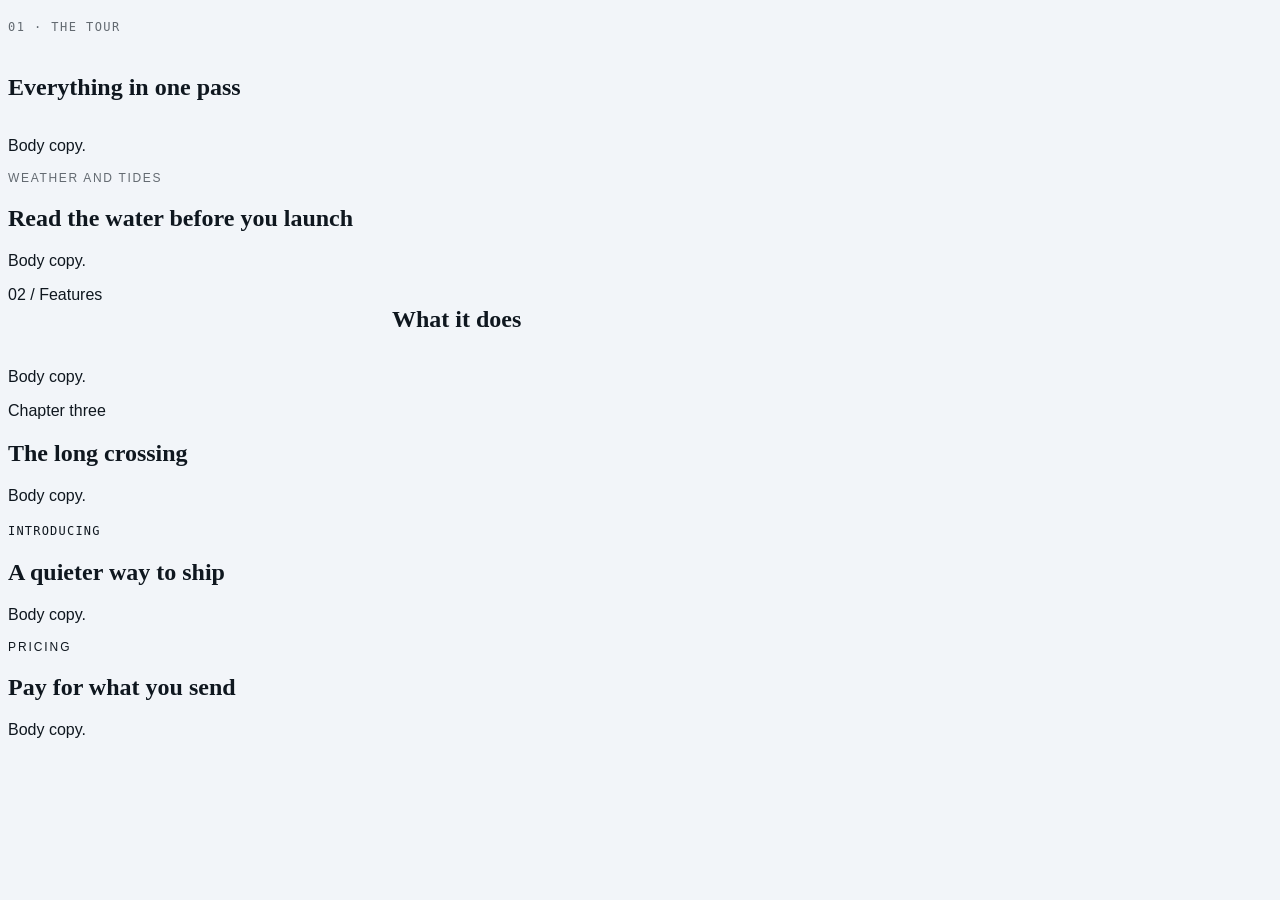
<file: skills/hallmark/scripts/fixtures/eyebrow-fail/index.html>
<!doctype html>
<!--
  Gate 54 fixture: MUST FAIL, six times.

  Every case here was invisible to the pre-1.3 detector, which keyed on
  `grid-template-columns` in the CSS and so only ever saw one geometry.
  Assertion (run from this directory):

    node ../../sloplint.mjs . --json | node -e "let s='';process.stdin.on('data',d=>s+=d).on('end',()=>console.log(JSON.parse(s).findings.filter(f=>f.gate==='54'&&f.grade==='FAIL').length))"
    # expected: 6

  Scoped to gate 54 on purpose: this file is deliberately slop in other ways too.
-->
<html lang="en">
<head>
<meta charset="utf-8">
<meta name="viewport" content="width=device-width, initial-scale=1">
<title>Gate 54 eyebrow fixture (must fail)</title>
<style>
/* Hallmark · macrostructure: fixture · tone: n/a · anchor hue: 250 · hero: Settled/H1 */
/* Hallmark · pre-emit critique: P3 H3 E3 S3 R3 V3 · weakest: all - this is a fixture */
:root {
  --color-paper: oklch(97% 0.006 250); --color-ink: oklch(20% 0.02 250);
  --color-muted: oklch(52% 0.015 250);
  --font-display: "Fraunces", serif; --font-body: "Public Sans", sans-serif;
  --font-label: "Geist Mono", monospace;
  --text-xs: 0.75rem; --tracking-label: 0.12em;
}
html, body { overflow-x: clip; }
body { background: var(--color-paper); color: var(--color-ink); font-family: var(--font-body); }
h1, h2, h3 { font-family: var(--font-display); }

/* 1: flex column. No grid anywhere; the old check could not see this. */
.a__head { display: flex; flex-direction: column; gap: 0.5rem; }
.a__eyebrow { font-family: var(--font-label); text-transform: uppercase;
  letter-spacing: var(--tracking-label); font-size: var(--text-xs); color: var(--color-muted); }

/* 2: plain block stack, and a class name outside the label vocabulary.
       Caught by resolved CSS alone: uppercase + tracking + small size. */
.b__strand { text-transform: uppercase; letter-spacing: 0.14em; font-size: 0.75rem;
  color: var(--color-muted); }

/* 3: the classic side-by-side grid. Regression guard for the old behaviour. */
.c__head { display: grid; grid-template-columns: minmax(0, 0.4fr) minmax(0, 1fr); gap: 2rem; }

/* 4: multi-column head declared ONLY inside a max-width block. The old check
       skipped every max-width rule, so this shape was a free pass. */
@media (max-width: 48rem) {
  .d__head { display: grid; grid-template-columns: 1fr 2fr; }
}

/* 5: class-less heading. The old check required a semantic match on the head
       wrapper's own classes to even look. */
.e__mark { font-family: var(--font-label); text-transform: uppercase;
  letter-spacing: 0.1em; font-size: 0.75rem; }

/* 6: "overline" was not in the old vocabulary at all. */
.overline { font-size: 0.75rem; letter-spacing: 0.16em; text-transform: uppercase; }
</style>
</head>
<body>

<!-- 1 · flex column stack -->
<section>
  <div class="a__head">
    <p class="a__eyebrow">01 · The tour</p>
    <h2>Everything in one pass</h2>
  </div>
  <p>Body copy.</p>
</section>

<!-- 2 · plain block stack, non-vocabulary class, CSS signals only -->
<section>
  <div>
    <p class="b__strand">Weather and tides</p>
    <h2>Read the water before you launch</h2>
  </div>
  <p>Body copy.</p>
</section>

<!-- 3 · side-by-side grid (the only shape the old gate caught) -->
<section>
  <div class="c__head">
    <span class="eyebrow">02 / Features</span>
    <h2>What it does</h2>
  </div>
  <p>Body copy.</p>
</section>

<!-- 4 · two-column head hidden inside a max-width query -->
<section>
  <div class="d__head">
    <span class="kicker">Chapter three</span>
    <h2>The long crossing</h2>
  </div>
  <p>Body copy.</p>
</section>

<!-- 5 · class-less heading under a labelled span -->
<section>
  <div>
    <span class="e__mark">Introducing</span>
    <h2>A quieter way to ship</h2>
  </div>
  <p>Body copy.</p>
</section>

<!-- 6 · the word the old vocabulary never knew -->
<section>
  <div>
    <p class="overline">Pricing</p>
    <h2>Pay for what you send</h2>
  </div>
  <p>Body copy.</p>
</section>

</body>
</html>
</file>
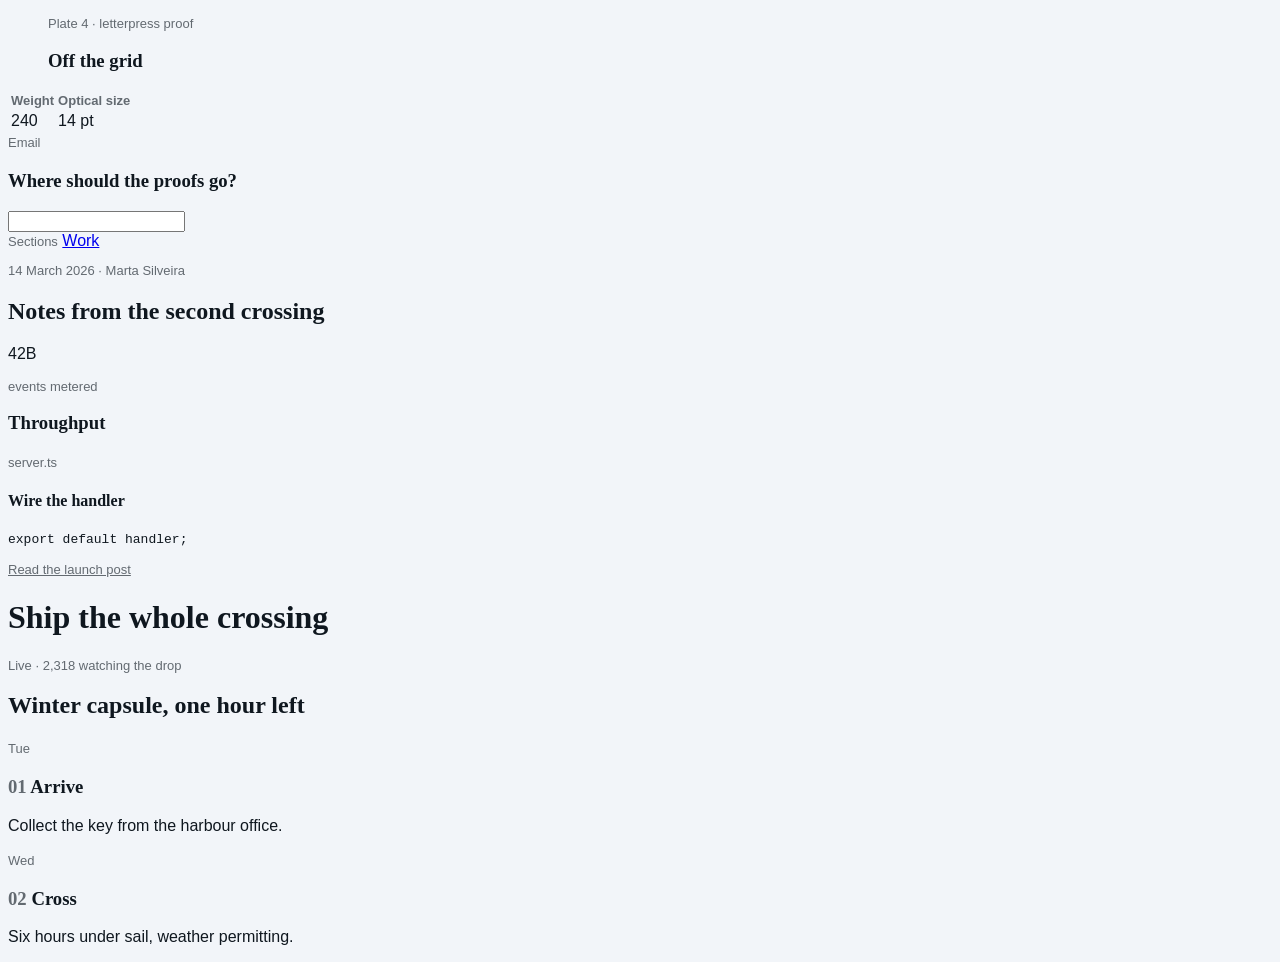
<file: skills/hallmark/scripts/fixtures/eyebrow-pass/index.html>
<!doctype html>
<!--
  Gate 54 fixture: MUST NOT FAIL.

  Ten shapes that look like an eyebrow to a naive detector and are not one.
  Each carries a fact, a destination, or an identifier the reader would
  otherwise lack: the exceptions gate 54 lists in references/gates.md.

  Assertion (run from this directory):

    node ../../sloplint.mjs . --json | node -e "let s='';process.stdin.on('data',d=>s+=d).on('end',()=>console.log(JSON.parse(s).findings.filter(f=>f.gate==='54').length))"
    # expected: 0

  Scoped to gate 54: this file makes no claim to be clean on the other gates.
-->
<html lang="en">
<head>
<meta charset="utf-8">
<meta name="viewport" content="width=device-width, initial-scale=1">
<title>Gate 54 carve-out fixture (must pass)</title>
<meta name="description" content="Fragments that sit near a heading without announcing it; gate 54 must stay quiet on every one.">
<style>
/* Hallmark · shape: fixture · genre: editorial · theme: fixture (by request)
 * hero: Settled · nav: none · footer: none · enrichment: none · signature: none, this is a gate 54 fixture
 * axes: light/roman-serif/cool · posture: restrained · contrast: pass · fold: n/a · v2.0.0 */
/* Hallmark · pre-emit critique: P3 H3 E3 S3 R3 V3 · weakest: all, this is a fixture */
/* Hallmark · answered F21 · unrelated fragments in one file, not a single document outline */
:root {
  --color-paper: oklch(97% 0.006 250); --color-ink: oklch(20% 0.02 250);
  --color-muted: oklch(52% 0.015 250); --color-accent: oklch(52% 0.14 250); --color-accent-ink: oklch(98% 0.005 250);
  --font-display: "Fraunces", serif; --font-body: "Public Sans", sans-serif;
  --font-label: var(--font-body);
  --text-xs: 0.8125rem;
}
html, body { overflow-x: clip; }
html { scrollbar-color: var(--color-muted) var(--color-paper); }
body { background: var(--color-paper); color: var(--color-ink); font-family: var(--font-body); caret-color: var(--color-accent); }
::selection { background: color-mix(in oklab, var(--color-accent) 22%, transparent); color: var(--color-ink); }
:focus-visible { outline: 2px solid var(--color-accent); outline-offset: 2px; }
a:active, button:active { transform: translateY(1px); }
button:disabled { opacity: 0.55; cursor: not-allowed; }
h1, h2, h3, h4 { font-family: var(--font-display); text-wrap: balance; }
.label { font-family: var(--font-label); font-size: var(--text-xs); color: var(--color-muted); }
.steps { list-style: none; counter-reset: step; padding: 0; }
.steps li { counter-increment: step; }
.steps li h3::before { content: counter(step, decimal-leading-zero) "  "; color: var(--color-muted); }
</style>
</head>
<body>

<!-- 1 · figcaption. Identifier, and it names something that is present. -->
<figure>
  <figcaption class="label">Plate 4 · letterpress proof</figcaption>
  <h3>Off the grid</h3>
</figure>

<!-- 2 · table column header. Identifier. -->
<table>
  <thead><tr><th class="label">Weight</th><th class="label">Optical size</th></tr></thead>
  <tbody><tr><td>240</td><td>14 pt</td></tr></tbody>
</table>

<!-- 3 · form field label. Identifier, bound to its control. -->
<form>
  <div>
    <label class="label" for="email">Email</label>
    <h3>Where should the proofs go?</h3>
    <input id="email" type="email">
  </div>
</form>

<!-- 4 · nav label. Destination. -->
<nav>
  <div>
    <span class="label">Sections</span>
    <h2 hidden>Navigation</h2>
    <a href="/work">Work</a>
  </div>
</nav>

<!-- 5 · dateline. Fact: the date appears nowhere else. -->
<article>
  <p class="label"><time datetime="2026-03-14">14 March 2026</time> · Marta Silveira</p>
  <h2>Notes from the second crossing</h2>
</article>

<!-- 6 · unit label AFTER the figure it labels. Order is the discriminator. -->
<section>
  <div>
    <p class="stat__num">42B</p>
    <p class="label">events metered</p>
  </div>
  <h3>Throughput</h3>
</section>

<!-- 7 · code filename tab. Identifier: a real path. -->
<section>
  <div>
    <span class="label">server.ts</span>
    <h4>Wire the handler</h4>
  </div>
  <pre><code>export default handler;</code></pre>
</section>

<!-- 8 · linked announcement chip. Destination, and it goes somewhere real. -->
<header>
  <div>
    <a class="label" href="/changelog/v2">Read the launch post</a>
    <h1>Ship the whole crossing</h1>
  </div>
</header>

<!-- 9 · live telemetry above a headline. Fact, and the digits prove it. -->
<section>
  <div>
    <p class="label">Live · 2,318 watching the drop</p>
    <h1>Winter capsule, one hour left</h1>
  </div>
</section>

<!-- 10 · a real <ol>. The numbers come from counter(), not from typed labels;
         a genuine per-step identifier rides along without becoming a kicker. -->
<ol class="steps">
  <li>
    <span class="label">Tue</span>
    <h3>Arrive</h3>
    <p>Collect the key from the harbour office.</p>
  </li>
  <li>
    <span class="label">Wed</span>
    <h3>Cross</h3>
    <p>Six hours under sail, weather permitting.</p>
  </li>
</ol>

</body>
</html>
</file>
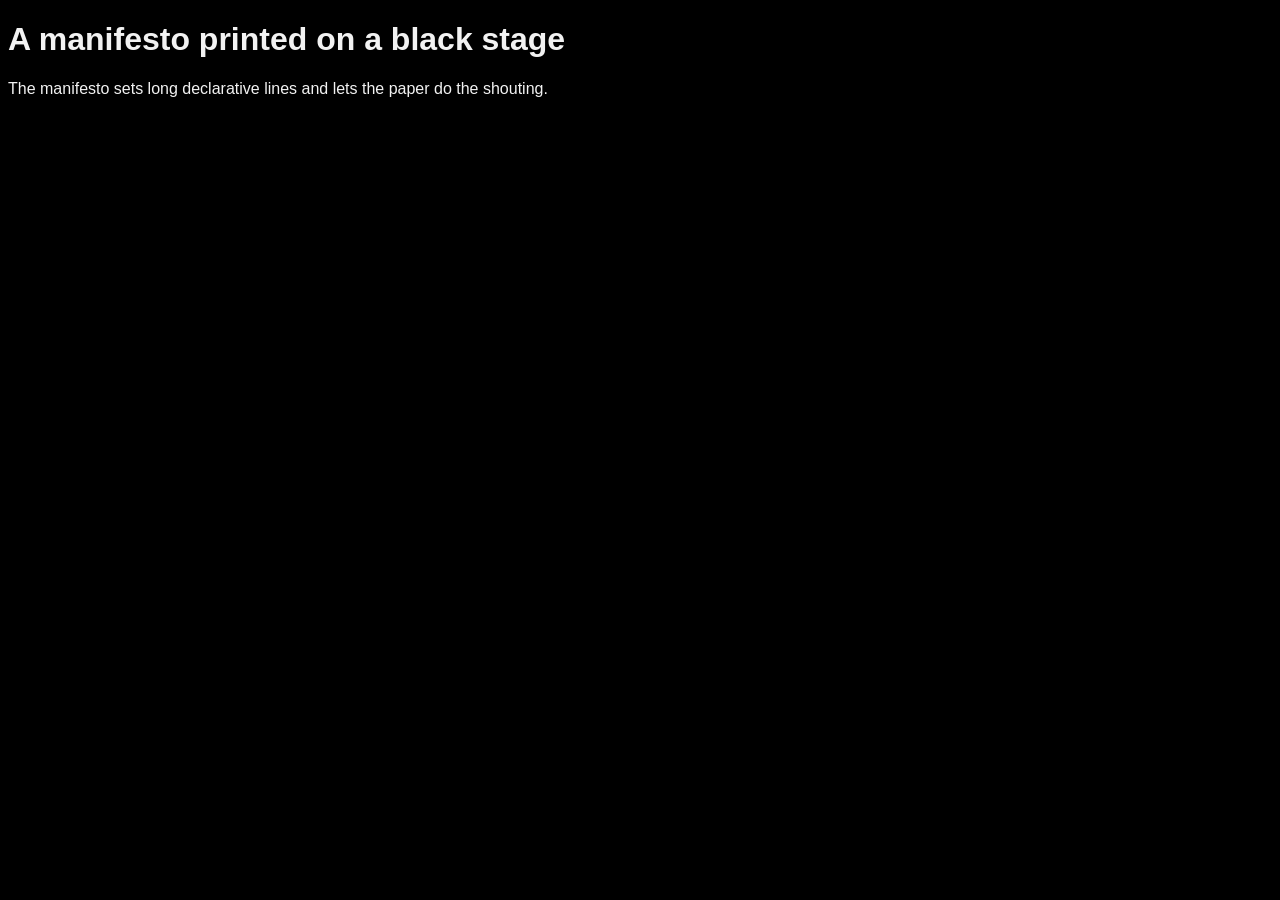
<file: skills/hallmark/scripts/fixtures/waiver/index.html>
<!doctype html>
<!--
  Waiver fixture. Five waivers are claimed on a deliberately expressive page:
  four are honoured, one is refused because it names a Floor gate, and the build
  ships. There is no cap, so the page is not blocked for being expressive; what
  it gets instead is a NOTE saying four waivers is a house style, not exceptions.

  Assertion (run from this directory):

    node ../../sloplint.mjs . --json | node -e "let s='';process.stdin.on('data',d=>s+=d).on('end',()=>{const j=JSON.parse(s);console.log(JSON.stringify(j.summary))})"
    # expected: fails 0, reflex 0, waived 5, rejected 2, answered 1, notes 1
    # (waived counts findings, not gates: gate 1 fires on both the token and the
    #  h1 rule, and gate 7 on both the token and the body background)

  Case by case:
    waive 40  -> refused, Floor is never waivable, and gate 40 still binds
    waive 7b  -> honoured; the guard (surface: absolute in the stamp) holds
    waive 22  -> honoured
    waive 25  -> honoured (no finding to downgrade on this page)
    waive 1   -> honoured, and trips the >3 house-style NOTE
    answered F3  -> honoured; the Finish finding reports ANSWERED instead of WARN
    answered 40  -> refused; 40 is Floor, and Floor findings are fixed, not answered
-->
<html lang="en">
<head>
<meta charset="utf-8">
<meta name="viewport" content="width=device-width, initial-scale=1">
<title>Waiver fixture</title>
<style>
/* Hallmark · macrostructure: Manifesto · tone: austere · anchor hue: 250 · surface: absolute · nav: N9 · footer: Ft2 · hero: Poster/H1 */
/* Hallmark · pre-emit critique: P5 H4 E5 S4 R5 V4 · weakest: E - fixture, not a real build */
/* Hallmark · waive 40 · contrast measured on the stage · the manifesto is printed white on black */
/* Hallmark · waive 7b · surface: absolute declared, 40-41 pass · the manifesto stage is printed on black paper */
/* Hallmark · waive 22 · neutrals achromatic throughout · the manifesto rules are pure grey by intent */
/* Hallmark · waive 25 · measure runs to 96ch · the manifesto sets long declarative lines */
/* Hallmark · waive 1 · two families declared · the manifesto pairs a display serif with a grotesque */
/* Hallmark · answered F3 · the manifesto head is one word and cannot wrap, so balance has nothing to balance */
/* Hallmark · answered 40 · contrast is fine here honestly */
:root {
  --color-paper: #000;
  --color-ink: oklch(96% 0 250);
  --font-display: Inter, sans-serif;
  --font-body: "Public Sans", sans-serif;
}
html, body { overflow-x: clip; }
body { background: var(--color-paper); color: var(--color-ink); font-family: var(--font-body); }
h1 { font-family: var(--font-display); }
</style>
</head>
<body>
  <h1>A manifesto printed on a black stage</h1>
  <p>The manifesto sets long declarative lines and lets the paper do the shouting.</p>
</body>
</html>
</file>
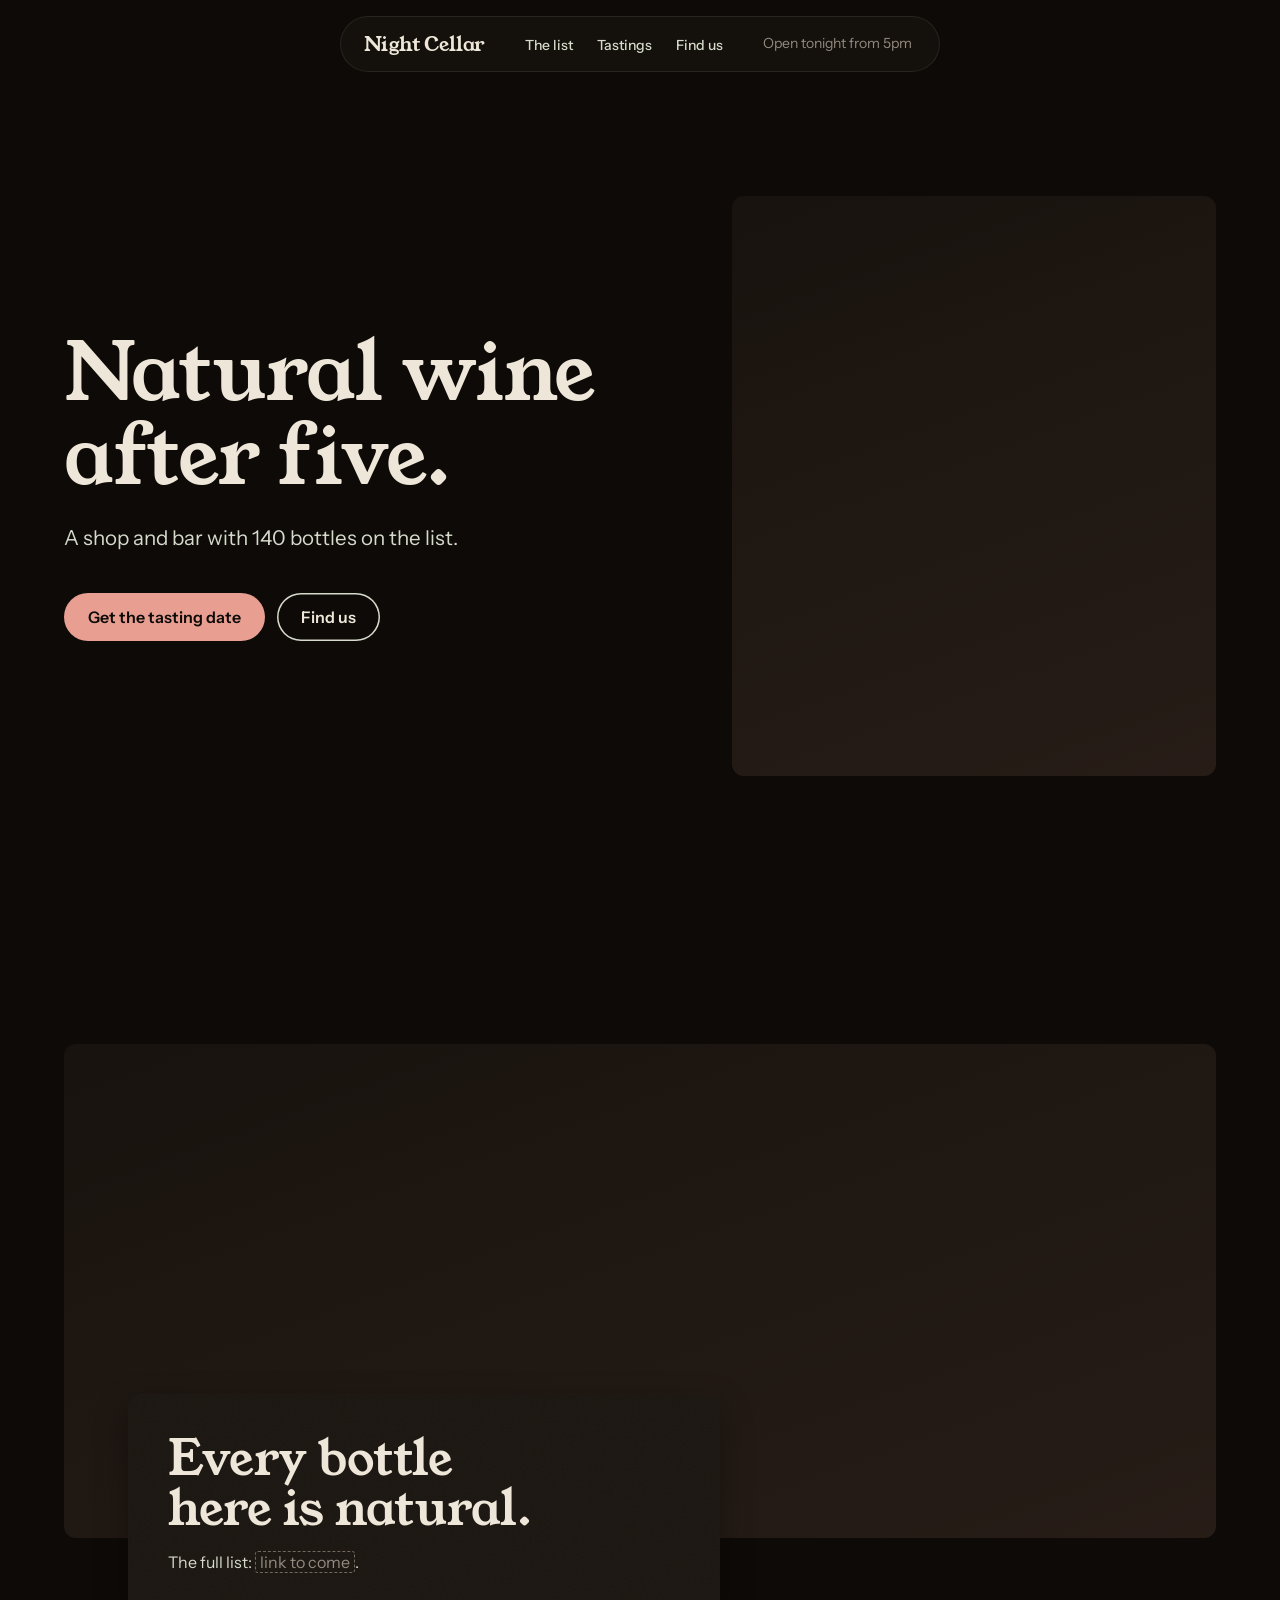
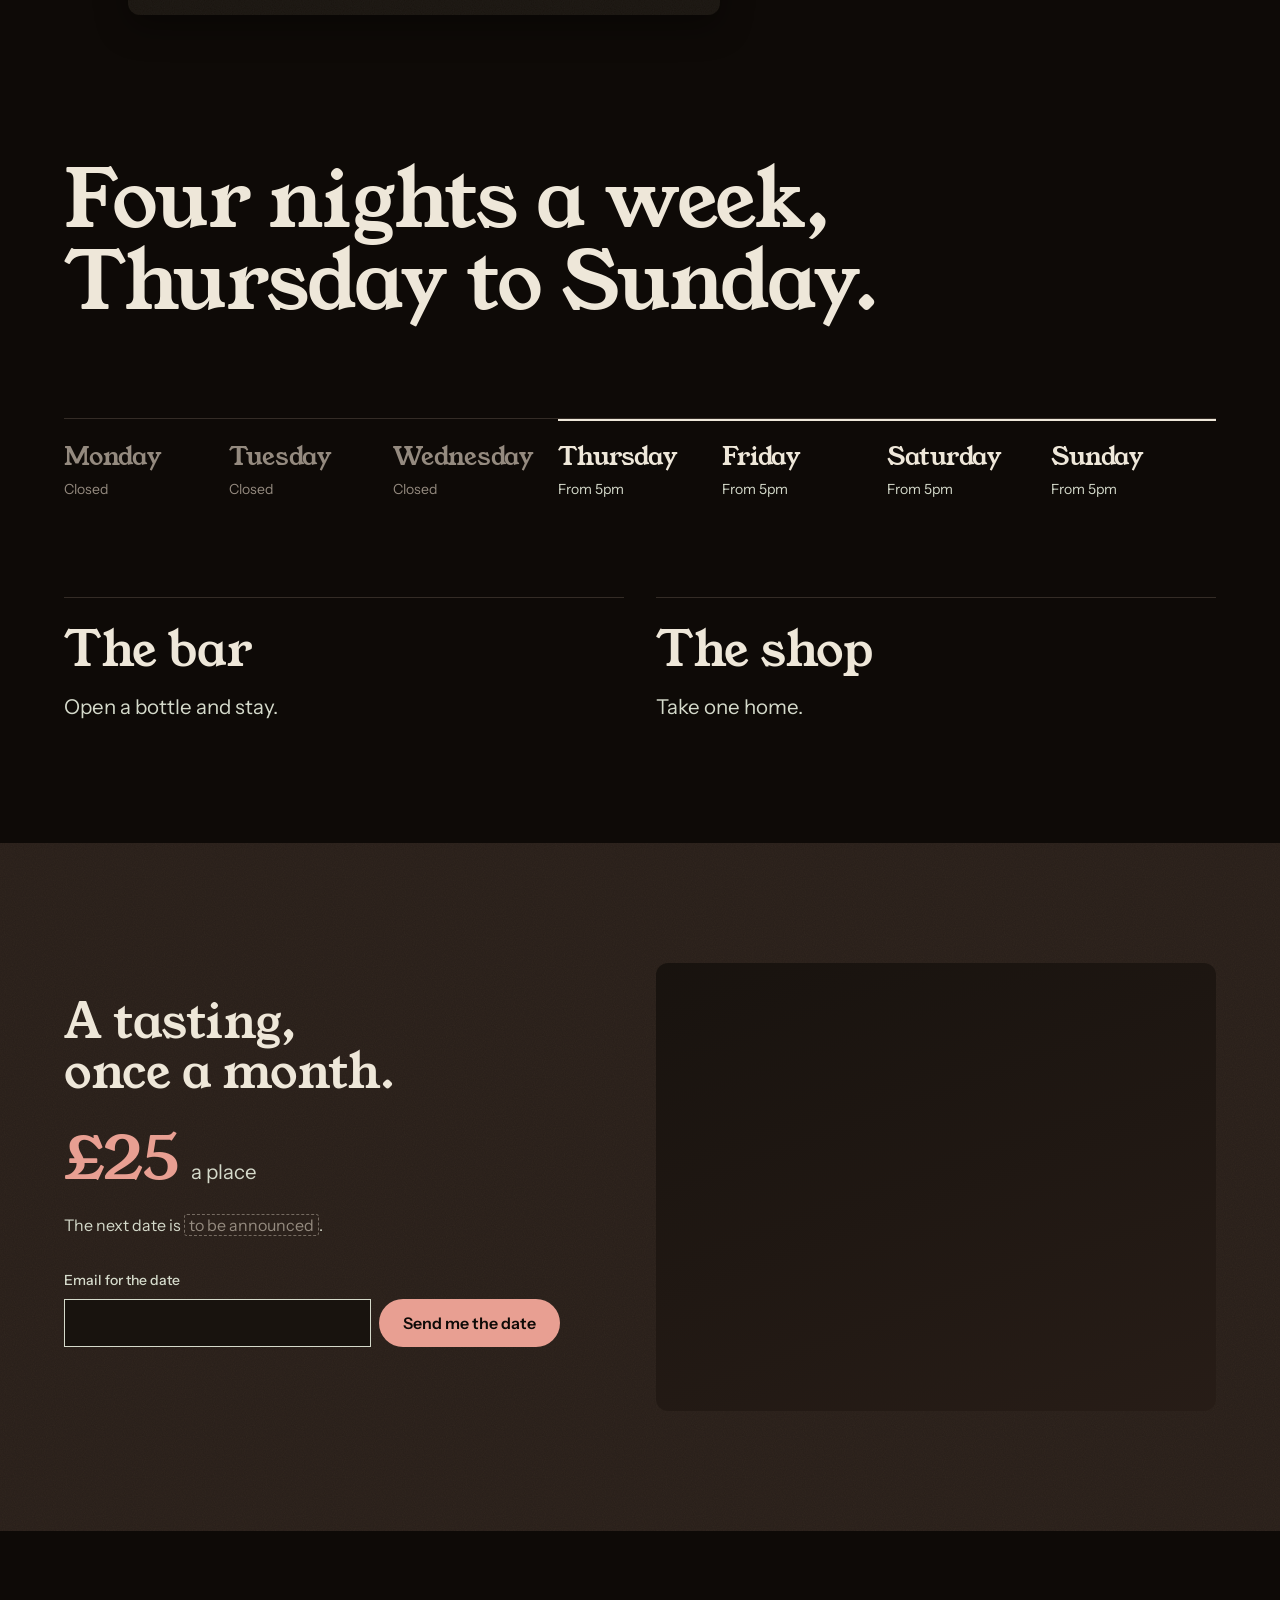
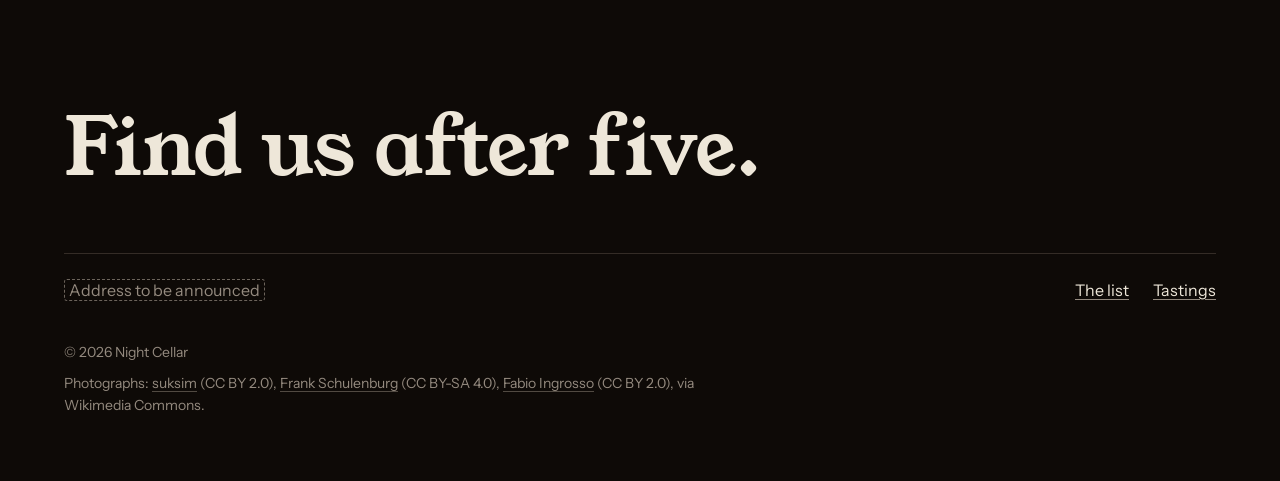
<file: skills/hallmark/scripts/fixtures/exemplars/atmospheric.html>
<!doctype html>
<html lang="en">
<head>
<meta charset="utf-8">
<meta name="viewport" content="width=device-width, initial-scale=1">
<title>Night Cellar: natural wine after five, Thursday to Sunday</title>
<meta name="description" content="Night Cellar is a natural wine shop and bar with 140 bottles on the list, open Thursday to Sunday from 5pm, with a tasting once a month.">
<link rel="preconnect" href="https://fonts.googleapis.com">
<link rel="preconnect" href="https://fonts.gstatic.com" crossorigin>
<link href="https://fonts.googleapis.com/css2?family=Young+Serif&family=Instrument+Sans:wght@400;500;600&display=swap" rel="stylesheet">
<style>
/* Hallmark · job: visit · shape: Photographic · genre: atmospheric · theme: Spore (by request)
 * hero: Settled · nav: floating pill · footer: statement · imagery: photographs, library 3, warm con=6 exp=-4 · signature: a pour into the decanter after five beside the head, with tonight's door in the nav · spore: cellar
 * axes: dark/roman-serif/warm · posture: committed · contrast: pass · fold: pass · v2.0.0 */
/* Hallmark · pre-emit critique: P4 H4 E4 S4 R5 V4 · weakest: S, the photographs are a stand-in bar; every head carries a fact from the brief, the pour is pink like the one signal, and the nav reads tonight's door from the brief's hours */
/* Hallmark · hero-review: in-thread · ship · 0 findings · finish-review: subagent · fix · 5 findings · 5 resolved · gap: the maker's-log voice can name no bottle until the user gives the list */
:root {
  color-scheme: dark;
  --space-3xs: 2px; --space-2xs: 4px; --space-xs: 8px; --space-sm: 12px; --space-md: 16px; --space-lg: 24px; --space-xl: 40px; --space-2xl: 64px; --space-3xl: 96px; --space-4xl: 144px;
  --text-xs: 0.8125rem; --text-sm: 0.875rem; --text-md: 1rem; --text-lg: 1.25rem; --text-xl: 1.5625rem; --text-2xl: 1.953rem; --text-3xl: 2.441rem;
  --text-display-s: clamp(2.25rem, 4vw + 0.5rem, 3.75rem); --text-display: clamp(2.75rem, 5vw + 1rem, 5.25rem);
  --text-section: clamp(2rem, 2.5vw + 1rem, 3.5rem); --text-title: clamp(1.25rem, 0.75vw + 0.875rem, 1.625rem); --text-lead: clamp(1.125rem, 0.35vw + 1rem, 1.375rem);
  --ease-out: cubic-bezier(0.16, 1, 0.3, 1); --ease-in: cubic-bezier(0.7, 0, 0.84, 0); --ease-in-out: cubic-bezier(0.65, 0, 0.35, 1);
  --dur-micro: 120ms; --dur-short: 220ms; --dur-long: 420ms;
  --color-error: oklch(72% 0.15 27); --color-success: oklch(76% 0.13 150);
  --container: 1440px; --gutter: 64px; --gap-columns: 32px; --section-gap-s: 120px; --section-gap: 144px; --section-gap-l: 176px;
  --z-base: 1; --z-raised: 10; --z-dropdown: 100; --z-sticky: 200; --z-sticky-nav: 300; --z-modal: 400; --z-toast: 500; --z-tooltip: 600;
  --color-paper: oklch(15% 0.01 60); --color-paper-2: oklch(19% 0.012 60); --color-paper-3: oklch(24% 0.02 50);
  --color-ink: oklch(93% 0.02 85); --color-ink-2: oklch(88% 0.02 120); --color-muted: oklch(64% 0.02 70);
  --color-rule: oklch(30% 0.015 60);
  --color-accent: oklch(77% 0.09 30); --color-accent-2: oklch(86% 0.06 30); --color-accent-ink: oklch(15% 0.01 60); --color-focus: oklch(86% 0.06 30);
  --font-display: "Young Serif", Georgia, serif; --font-body: "Instrument Sans", ui-sans-serif, system-ui, sans-serif;
  --font-outlier: "DM Mono", ui-monospace, monospace;
  --radius-card: 12px; --radius-pill: 999px; --rule-hair: 1px;
  --shadow-card: 0 12px 32px oklch(8% 0.01 60 / 0.35);
  --tracking-display: -0.01em;
  --grain: 0.15; --display-weight: 400;
}
*, *::before, *::after { box-sizing: border-box; }
html, body { overflow-x: clip; }
html { scrollbar-color: var(--color-muted) var(--color-paper); scroll-padding-top: var(--space-3xl); }
body { margin: 0; background: var(--color-paper); color: var(--color-ink); font-family: var(--font-body); font-size: var(--text-md); line-height: 1.55; -webkit-font-smoothing: antialiased; caret-color: var(--color-accent); }
::selection { background: color-mix(in oklab, var(--color-accent) 22%, transparent); color: var(--color-ink); }
:focus-visible { outline: 2px solid var(--color-focus); outline-offset: 2px; }
a { color: inherit; text-decoration-thickness: 1px; text-underline-offset: 0.16em; }
h1, h2, h3 { margin: 0; font-family: var(--font-display); font-weight: var(--display-weight, 700); font-synthesis: none; letter-spacing: var(--tracking-display); line-height: 1.05; overflow-wrap: break-word; min-width: 0; text-wrap: balance; }
h1 { max-width: 20ch; font-size: var(--text-display); } h2 { max-width: 30ch; font-size: var(--text-section); } h3 { max-width: 40ch; font-size: var(--text-title); line-height: 1.2; }
.lead { font-size: var(--text-lead); line-height: 1.45; max-width: 52ch; }
p { margin: 0; text-wrap: pretty; }
p:not([class]) { max-width: 65ch; }
img, video { max-width: 100%; height: auto; display: block; }
svg { display: block; }
[hidden] { display: none !important; }
button, input, select, textarea { font: inherit; }
.container { width: 100%; max-width: var(--container); margin-inline: auto; padding-inline: var(--gutter); box-sizing: border-box; }
.num, .figure, td.num { font-variant-numeric: tabular-nums; }
.visually-hidden { position: absolute; width: 1px; height: 1px; overflow: hidden; clip-path: inset(50%); white-space: nowrap; }
[data-slot] { position: relative; overflow: hidden; background: linear-gradient(160deg, var(--color-paper-2, var(--color-paper)), var(--color-paper-3, var(--color-paper))); }
[data-slot] > img { position: absolute; inset: 0; width: 100%; height: 100%; object-fit: cover; z-index: 1; }
[data-slot]:has(> img) > :not(img):not([data-keep]) { display: none !important; }
@media (max-width: 60rem) { :root { --gutter: 24px; --section-gap-s: 80px; --section-gap: 96px; --section-gap-l: 120px; } }
@media (max-width: 40rem) { :root { --gutter: 16px; --section-gap-s: 56px; --section-gap: 72px; --section-gap-l: 96px; --gap-columns: 16px; } }
@media (prefers-reduced-motion: reduce) { *:not(.keep-motion), *:not(.keep-motion)::before, *:not(.keep-motion)::after { animation-duration: 0.01ms !important; animation-iteration-count: 1 !important; transition-duration: 0.01ms !important; scroll-behavior: auto !important; } }
/* photographs: warm con=6 exp=-4 */
[data-slot] > img { filter: sepia(0.28) saturate(0.94) contrast(1.06) brightness(0.96); }
/* Page */
*, *::before, *::after { box-sizing: border-box; }
.skip { position: absolute; left: var(--space-md); top: calc(-1 * var(--space-3xl)); z-index: var(--z-toast); padding: var(--space-xs) var(--space-md); border-radius: var(--radius-pill); background: var(--color-ink); color: var(--color-paper); }
.skip:focus-visible { top: var(--space-md); }

/* Controls: the theme's pair */
.btn { display: inline-flex; align-items: center; justify-content: center; min-height: 48px; padding: 0 var(--space-lg); border: 0; border-radius: var(--radius-pill); font: 600 var(--text-md)/1 var(--font-body); white-space: nowrap; text-decoration: none; cursor: pointer; transition: background-color var(--dur-micro) var(--ease-out), box-shadow var(--dur-micro) var(--ease-out), transform var(--dur-micro) var(--ease-out); }
.btn--primary { background: var(--color-accent); color: var(--color-accent-ink); }
.btn--primary:hover { background: var(--color-accent-2); }
.btn--secondary { background: transparent; color: var(--color-ink); box-shadow: inset 0 0 0 1.5px var(--color-ink-2); }
.btn--secondary:hover { background: var(--color-paper-3); }
.btn:active { transform: translateY(1px); }
.btn:focus-visible { outline: 2px solid var(--color-focus); outline-offset: 3px; }
.btn:disabled, .btn[aria-disabled="true"] { opacity: 0.55; cursor: not-allowed; transform: none; }
.btn[aria-busy="true"] { cursor: progress; }
.actions { display: flex; flex-wrap: wrap; gap: var(--space-sm); }

/* Nav: a floating pill on a blur, the genre's one glass */
.nav { position: fixed; top: var(--space-md); left: 0; right: 0; z-index: var(--z-sticky-nav); display: flex; justify-content: center; padding-inline: var(--gutter); pointer-events: none; }
.nav__pill { pointer-events: auto; display: flex; align-items: center; gap: var(--space-xl); min-height: 56px; padding: var(--space-2xs) var(--space-2xs) var(--space-2xs) var(--space-lg); border-radius: var(--radius-pill); background: color-mix(in oklab, var(--color-paper-2) 74%, transparent); -webkit-backdrop-filter: blur(14px); backdrop-filter: blur(14px); box-shadow: inset 0 0 0 1px color-mix(in oklab, var(--color-ink) 9%, transparent); }
.wordmark { font: 400 var(--text-lg)/1 var(--font-display); letter-spacing: var(--tracking-display); color: var(--color-ink); text-decoration: none; white-space: nowrap; }
.nav__links { display: flex; gap: var(--space-lg); margin: 0; padding: 0; list-style: none; }
.nav__links a { font-size: var(--text-sm); font-weight: 500; color: var(--color-ink-2); text-decoration: none; text-underline-offset: 0.3em; white-space: nowrap; }
.nav__links a:hover { color: var(--color-ink); text-decoration: underline; text-decoration-color: var(--color-accent); }
.nav__links a:active { color: var(--color-accent-2); }
.wordmark:focus-visible, .nav__links a:focus-visible { outline: 2px solid var(--color-focus); outline-offset: 4px; border-radius: var(--radius-pill); }
.nav__door { margin: 0; padding-right: var(--space-lg); font-size: var(--text-sm); color: var(--color-muted); white-space: nowrap; }

/* Photographs */
.photo { position: relative; margin: 0; border-radius: var(--radius-card); }
.photo > img { border-radius: inherit; outline: var(--rule-hair) solid color-mix(in oklab, var(--color-ink) 8%, transparent); outline-offset: -1px; }

/* Hero: Settled, the pour standing beside the head */
.hero { display: grid; align-items: center; min-height: 100dvh; padding-block: calc(56px + var(--space-xl)) var(--space-lg); box-sizing: border-box; }
.hero__grid { display: grid; grid-template-columns: minmax(0, 1fr) minmax(0, min(35rem, 42%)); column-gap: var(--space-3xl); align-items: center; }
.hero__text { display: grid; gap: var(--space-lg); }
.hero__text h1 { max-width: 13ch; }
.hero__text .lead { color: var(--color-ink-2); max-width: 34ch; }
.hero__text .actions { margin-top: var(--space-md); }
.hero__photo { aspect-ratio: 5 / 6; max-height: calc(100dvh - 56px - var(--space-3xl) - var(--space-xl)); }

@media (max-width: 60rem) {
  .nav { padding-inline: var(--space-md); }
  .nav__pill { gap: var(--space-md); padding-left: var(--space-md); }
  .nav__links { display: none; }
  .hero { min-height: 0; padding-block: calc(56px + var(--space-3xl)) var(--space-2xl); }
  .hero__grid { grid-template-columns: minmax(0, 1fr); row-gap: var(--space-xl); }
  .hero__photo { max-height: none; }
}

/* Grain: the theme's speck, on a band or a panel, never on a photograph */
.grained { position: relative; isolation: isolate; }
.grained::after { content: ""; position: absolute; inset: 0; z-index: var(--z-base); border-radius: inherit; pointer-events: none; opacity: var(--grain); mix-blend-mode: screen;
  background-image: url("data:image/svg+xml,%3Csvg xmlns='http://www.w3.org/2000/svg' width='200' height='200'%3E%3Cfilter id='n'%3E%3CfeTurbulence type='fractalNoise' baseFrequency='0.9' numOctaves='2'/%3E%3CfeColorMatrix values='0 0 0 0 0.6 0 0 0 0 0.55 0 0 0 0 0.45 0 0 0 0.35 0'/%3E%3C/filter%3E%3Crect width='200' height='200' filter='url(%23n)'/%3E%3C/svg%3E"); }
.grained > * { position: relative; z-index: var(--z-raised); }

/* The list: the racks edge to edge, the head on a grained plate across its foot */
.list { padding-top: var(--section-gap); }
.list__photo { aspect-ratio: 21 / 9; }
.plate { display: grid; gap: var(--space-md); width: min(100%, 37rem); margin: calc(-1 * var(--space-4xl)) 0 0 var(--space-2xl); padding: var(--space-xl); border-radius: var(--radius-card); background: var(--color-paper-2); box-shadow: var(--shadow-card); z-index: var(--z-raised); }
.plate__more { color: var(--color-ink-2); }

/* Four nights: the week set in type, the open nights lit, the dark ones left dim */
.nights { margin-top: var(--section-gap); }
.statement { max-width: 18ch; font-size: var(--text-display); line-height: 1.02; }
.week { display: grid; grid-template-columns: repeat(7, minmax(0, 1fr)); margin: var(--space-3xl) 0 0; padding: 0; list-style: none; border-top: var(--rule-hair) solid var(--color-rule); }
.week__day { display: grid; gap: var(--space-xs); padding: var(--space-lg) var(--space-md) 0 0; }
.week__name { font: 400 var(--text-xl)/1.1 var(--font-display); letter-spacing: var(--tracking-display); }
.week__hours { font-size: var(--text-sm); color: var(--color-ink-2); }
.week__day.is-open { box-shadow: inset 0 2px 0 var(--color-ink); }
.week__day.is-shut .week__name, .week__day.is-shut .week__hours { color: var(--color-muted); }
.ways { display: grid; grid-template-columns: repeat(2, minmax(0, 1fr)); column-gap: var(--gap-columns); margin-top: var(--space-3xl); }
.way { display: grid; gap: var(--space-sm); padding-top: var(--space-lg); border-top: var(--rule-hair) solid var(--color-rule); }
.way h3 { font-size: var(--text-section); max-width: none; }
.way p { font-size: var(--text-lead); color: var(--color-ink-2); }

/* Tastings: the one band, grained, the price in pink */
.tastings { margin-top: var(--section-gap-s); padding-block: var(--section-gap-s); background: var(--color-paper-3); }
.tastings__grid { display: grid; grid-template-columns: repeat(2, minmax(0, 1fr)); column-gap: var(--gap-columns); align-items: center; }
.tastings__text { display: grid; gap: var(--space-lg); padding-right: var(--space-2xl); }
.tastings__text > p:not([class]) { color: var(--color-ink-2); }
.price { display: flex; align-items: baseline; gap: var(--space-sm); margin-top: var(--space-xs); color: var(--color-ink-2); font-size: var(--text-lead); }
.price__figure { font: 400 var(--text-display-s)/1 var(--font-display); letter-spacing: var(--tracking-display); color: var(--color-accent); font-variant-numeric: lining-nums tabular-nums; }
.tastings__photo { aspect-ratio: 5 / 4; min-height: 440px; }
.fill { padding: 0 0.25em; border: 1px dashed color-mix(in oklch, var(--color-muted) 70%, transparent); border-radius: 3px; color: var(--color-muted); -webkit-box-decoration-break: clone; box-decoration-break: clone; }

.signup { display: grid; gap: var(--space-xs); margin-top: var(--space-xs); }
.signup label { font-size: var(--text-sm); font-weight: 500; color: var(--color-ink-2); }
.signup__row { display: flex; gap: var(--space-xs); }
.signup input { flex: 1; min-width: 0; min-height: 48px; padding: 0 var(--space-md); border: 1.5px solid var(--color-ink-2); border-radius: 0; background: var(--color-paper-2); color: var(--color-ink); outline: 2px solid transparent; outline-offset: -4px; }
.signup input:hover { background: var(--color-paper); }
.signup input:focus-visible { outline-color: var(--color-focus); }
.signup input[aria-invalid] { border-color: var(--color-error); }
.signup input:disabled { opacity: 0.55; cursor: not-allowed; }
.signup__help { min-height: 1lh; font-size: var(--text-sm); color: var(--color-muted); }

/* Footer: a statement, then the facts and links */
.footer { padding-block: var(--section-gap-l) var(--space-2xl); }
.footer__line { max-width: 16ch; font-size: var(--text-display); line-height: 1.02; }
.footer__row { display: flex; flex-wrap: wrap; justify-content: space-between; align-items: baseline; gap: var(--space-lg); margin-top: var(--space-2xl); padding-top: var(--space-lg); border-top: var(--rule-hair) solid var(--color-rule); }
.footer__where { color: var(--color-ink-2); }
.footer__links { display: flex; flex-wrap: wrap; gap: var(--space-lg); margin: 0; padding: 0; list-style: none; }
.footer__links a { color: var(--color-ink); text-decoration-color: var(--color-muted); white-space: nowrap; }
.footer__links a:hover { text-decoration-color: var(--color-accent); }
.footer__links a:focus-visible { outline: 2px solid var(--color-focus); outline-offset: 3px; }
.legal { margin-top: var(--space-xl); font-size: var(--text-sm); color: var(--color-muted); }
.credits { max-width: 80ch; margin-top: var(--space-xs); font-size: var(--text-sm); line-height: 1.6; color: var(--color-muted); }
.credits span { white-space: nowrap; }
.credits a { color: inherit; text-decoration-color: color-mix(in oklab, var(--color-muted) 50%, transparent); text-underline-offset: 0.2em; }
.credits a:hover { text-decoration-color: var(--color-accent); }

@media (max-width: 60rem) {
  .plate { margin: calc(-1 * var(--space-2xl)) 0 0; padding: var(--space-lg); }
  .list__photo { aspect-ratio: 4 / 3; }
  .week { grid-template-columns: minmax(0, 1fr); margin-top: var(--space-2xl); border-top: 0; }
  .week__day { grid-template-columns: minmax(0, 1fr) auto; align-items: baseline; padding: var(--space-sm) 0; border-top: var(--rule-hair) solid var(--color-rule); }
  .week__day.is-open { box-shadow: none; }
  .week__name { font-size: var(--text-lg); }
  .ways { grid-template-columns: minmax(0, 1fr); row-gap: var(--space-xl); margin-top: var(--space-3xl); }
  .statement, .footer__line { font-size: var(--text-section); }
  .tastings__grid { grid-template-columns: minmax(0, 1fr); row-gap: var(--space-xl); }
  .tastings__text { padding-right: 0; }
  .tastings__photo { min-height: 0; }
}
@media (max-width: 40rem) {
  .signup__row { flex-direction: column; }
}
</style>
<script>document.documentElement.classList.add('js');</script>
</head>
<body>
<a class="skip" href="#main">Skip to content</a>

<header class="nav">
  <nav class="nav__pill" aria-label="Main">
    <a class="wordmark" href="#top" aria-label="Night Cellar, home">Night Cellar</a>
    <ul class="nav__links" role="list">
      <li><a href="#list">The list</a></li>
      <li><a href="#tastings">Tastings</a></li>
      <li><a href="#find">Find us</a></li>
    </ul>
    <p class="nav__door" role="status" id="door">Open Thursday to Sunday</p>
  </nav>
</header>

<main id="main">
  <section class="hero" id="top" aria-labelledby="hero-title">
    <div class="container hero__grid">
      <div class="hero__text">
        <h1 id="hero-title">Natural wine after five.</h1>
        <p class="lead">A shop and bar with 140 bottles on the list.</p>
        <div class="actions">
          <a class="btn btn--primary" href="#tastings">Get the tasting date</a>
          <a class="btn btn--secondary" href="#find">Find us</a>
        </div>
      </div>
      <figure class="photo hero__photo" data-slot="hero" data-alt="A glass being poured at the bar after five">
        <img src="https://upload.wikimedia.org/wikipedia/commons/thumb/b/b1/Pouring_wine_into_a_decanter.jpg/1280px-Pouring_wine_into_a_decanter.jpg" width="3872" height="2592" fetchpriority="high" alt="Wine poured from a bottle into a glass decanter in low light" style="object-position: 42% 50%">
      </figure>
    </div>
  </section>

  <section class="list" id="list" aria-labelledby="list-title">
    <div class="container">
      <figure class="photo list__photo" data-slot="photo-1" data-alt="The bottles on the list, racked in the shop">
        <img src="https://upload.wikimedia.org/wikipedia/commons/thumb/9/9e/Schramsberg_Vineyards%2C_July_2019-7579%2B7580.jpg/1280px-Schramsberg_Vineyards%2C_July_2019-7579%2B7580.jpg" width="6244" height="3903" loading="lazy" alt="A long cellar aisle between racks of bottles laid neck down" style="object-position: 50% 60%">
      </figure>
      <div class="plate grained">
        <h2 id="list-title">Every bottle here is natural.</h2>
        <p class="plate__more">The full list: <span class="fill" data-fill="list">link to come</span>.</p>
      </div>
    </div>
  </section>

  <section class="nights" aria-labelledby="nights-title">
    <div class="container">
      <h2 id="nights-title" class="statement">Four nights a week, Thursday to Sunday.</h2>
      <ol class="week" role="list" aria-label="Opening hours">
        <li class="week__day is-shut"><span class="week__name">Monday</span><span class="week__hours">Closed</span></li>
        <li class="week__day is-shut"><span class="week__name">Tuesday</span><span class="week__hours">Closed</span></li>
        <li class="week__day is-shut"><span class="week__name">Wednesday</span><span class="week__hours">Closed</span></li>
        <li class="week__day is-open"><span class="week__name">Thursday</span><span class="week__hours">From 5pm</span></li>
        <li class="week__day is-open"><span class="week__name">Friday</span><span class="week__hours">From 5pm</span></li>
        <li class="week__day is-open"><span class="week__name">Saturday</span><span class="week__hours">From 5pm</span></li>
        <li class="week__day is-open"><span class="week__name">Sunday</span><span class="week__hours">From 5pm</span></li>
      </ol>
      <div class="ways">
        <div class="way">
          <h3>The bar</h3>
          <p>Open a bottle and stay.</p>
        </div>
        <div class="way">
          <h3>The shop</h3>
          <p>Take one home.</p>
        </div>
      </div>
    </div>
  </section>

  <section class="tastings grained" id="tastings" aria-labelledby="tastings-title">
    <div class="container tastings__grid">
      <div class="tastings__text">
        <h2 id="tastings-title">A tasting, once a month.</h2>
        <p class="price"><span class="price__figure">£25</span> a place</p>
        <p>The next date is <span class="fill" data-fill="date">to be announced</span>.</p>
        <form class="signup" data-endpoint="" novalidate>
          <label for="email">Email for the date</label>
          <div class="signup__row">
            <input id="email" name="email" type="email" autocomplete="email" inputmode="email" required>
            <button class="btn btn--primary" type="submit">Send me the date</button>
          </div>
          <p class="signup__help" id="email-help" aria-live="polite"></p>
        </form>
      </div>
      <figure class="photo tastings__photo" data-slot="photo-2" data-alt="Glasses poured for a tasting">
        <img src="https://upload.wikimedia.org/wikipedia/commons/thumb/e/e3/Wine_being_poured_into_a_glass.jpg/1280px-Wine_being_poured_into_a_glass.jpg" width="1955" height="1300" loading="lazy" alt="A taste of red wine poured into a glass held by its stem" style="object-position: 62% 50%">
      </figure>
    </div>
  </section>
</main>

<footer class="footer" id="find" aria-labelledby="find-title">
  <div class="container">
    <h2 id="find-title" class="footer__line">Find us after five.</h2>
    <div class="footer__row">
      <p class="footer__where"><span class="fill" data-fill="address">Address to be announced</span></p>
      <ul class="footer__links" role="list">
        <li><a href="#list">The list</a></li>
        <li><a href="#tastings">Tastings</a></li>
      </ul>
    </div>
    <p class="legal">&copy; 2026 Night Cellar</p>
    <p class="credits" data-credits>Photographs: <a href="https://commons.wikimedia.org/wiki/File:Pouring_wine_into_a_decanter.jpg">suksim</a> <span>(CC BY 2.0)</span>, <a href="https://commons.wikimedia.org/wiki/File:Schramsberg_Vineyards,_July_2019-7579%2B7580.jpg">Frank Schulenburg</a> <span>(CC BY-SA 4.0)</span>, <a href="https://commons.wikimedia.org/wiki/File:Wine_being_poured_into_a_glass.jpg">Fabio Ingrosso</a> <span>(CC BY 2.0)</span>, via Wikimedia Commons.</p>
  </div>
</footer>

<script>window.hallmarkSlots = (m) => { for (const [k, v] of Object.entries(m)) { const s = document.querySelector(`[data-slot="${k}"]`); if (!s) continue; const im = new Image(); im.src = typeof v === 'string' ? v : v.src; im.alt = (typeof v === 'object' && v.alt) || s.dataset.alt || ''; s.querySelectorAll(':scope > img').forEach((o) => o.remove()); s.prepend(im); } };
document.querySelectorAll('[data-slot] > img').forEach((i) => { if (i.complete && !i.naturalWidth) i.remove(); else i.addEventListener('error', () => i.remove(), { once: true }); });</script>
<script>
  (() => {
    const door = document.getElementById('door');
    if (door) door.textContent = [4, 5, 6, 0].includes(new Date().getDay()) ? 'Open tonight from 5pm' : 'Opens Thursday at 5pm';
    document.querySelectorAll('form[data-endpoint]').forEach((form) => {
      const input = form.querySelector('input'), help = form.querySelector('[aria-live]');
      form.addEventListener('submit', (e) => {
        e.preventDefault();
        const ok = input.checkValidity();
        input.toggleAttribute('aria-invalid', !ok);
        if (!ok) { input.setAttribute('aria-describedby', help.id); help.textContent = 'That address looks incomplete. Write it as name@example.com.'; input.focus(); return; }
        if (!form.dataset.endpoint) { help.textContent = 'Nothing was sent: this form is not connected yet.'; return; }
        fetch(form.dataset.endpoint, { method: 'POST', body: new FormData(form) })
          .then((r) => { help.textContent = r.ok ? 'The date goes to ' + input.value.trim() + '.' : 'That did not go through. Try again in a minute.'; })
          .catch(() => { help.textContent = 'That did not go through. Try again in a minute.'; });
      });
    });
  })();
</script>
</body>
</html>
</file>
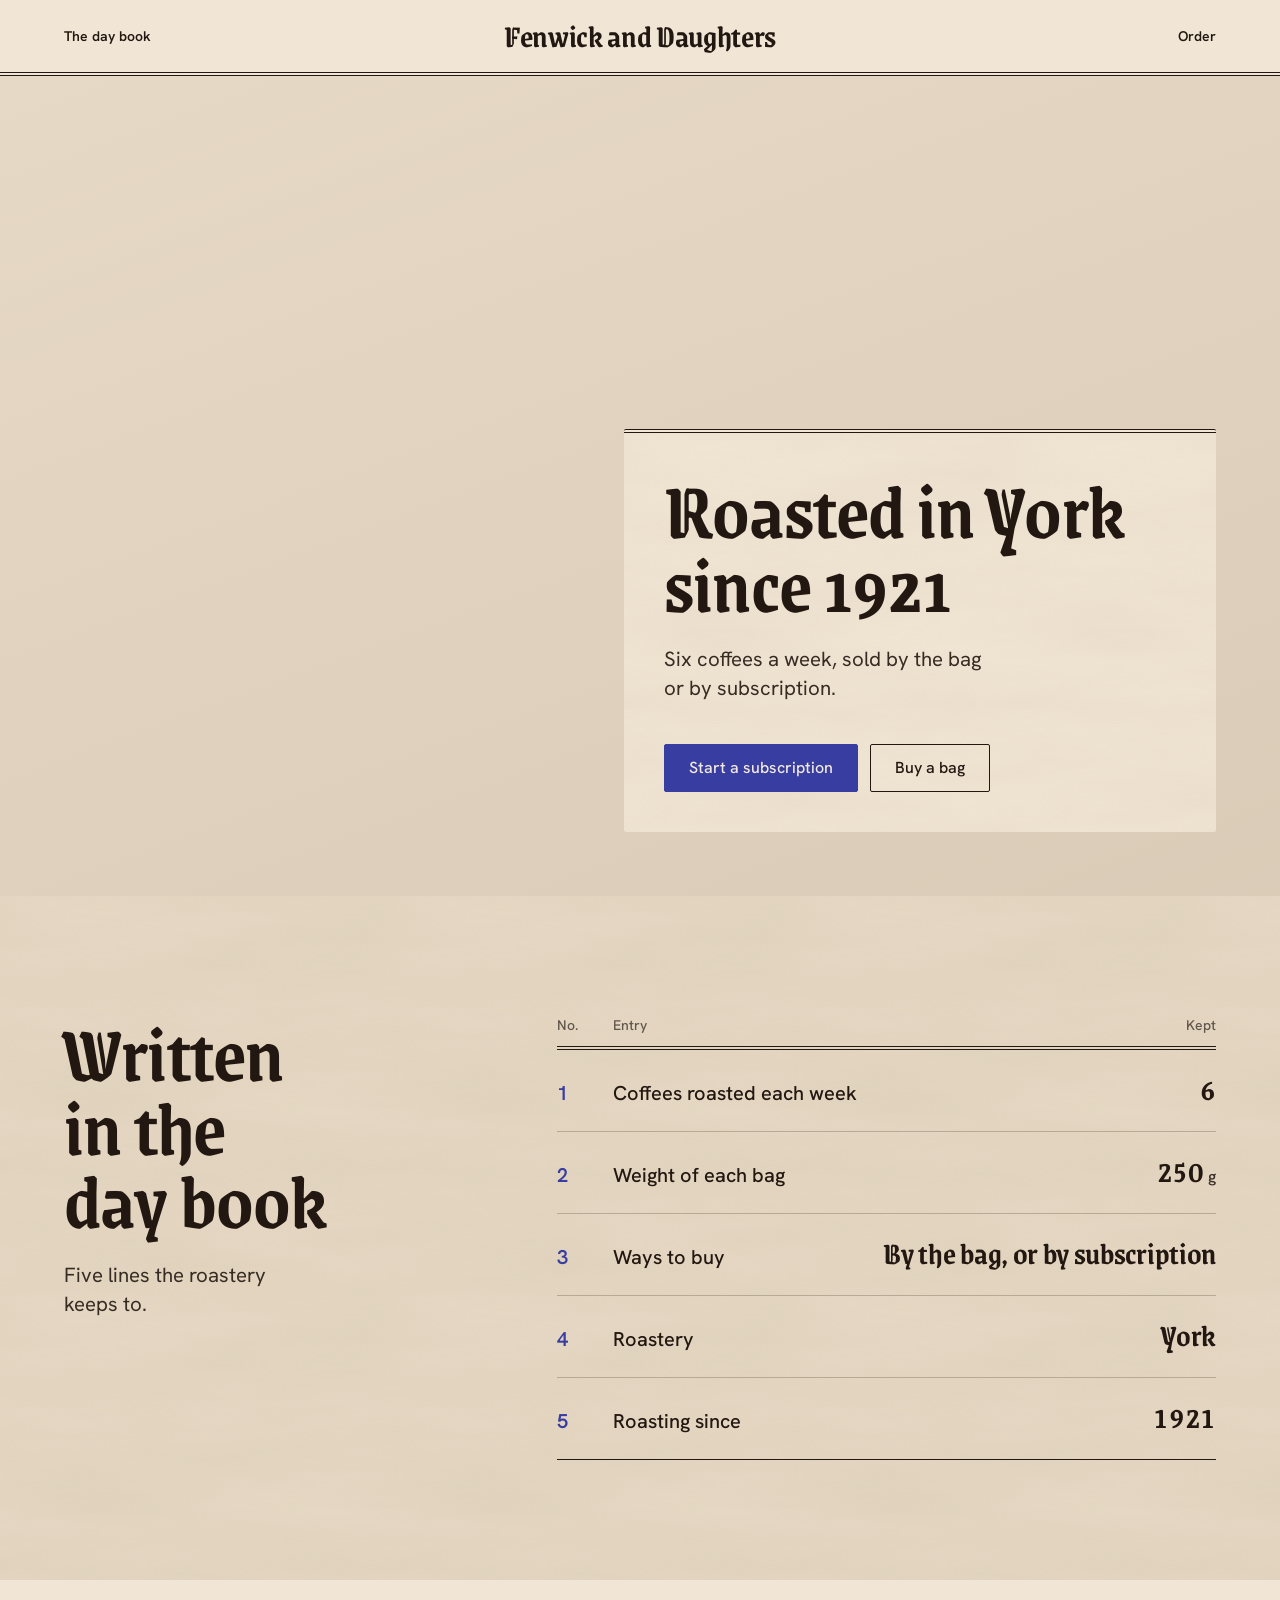
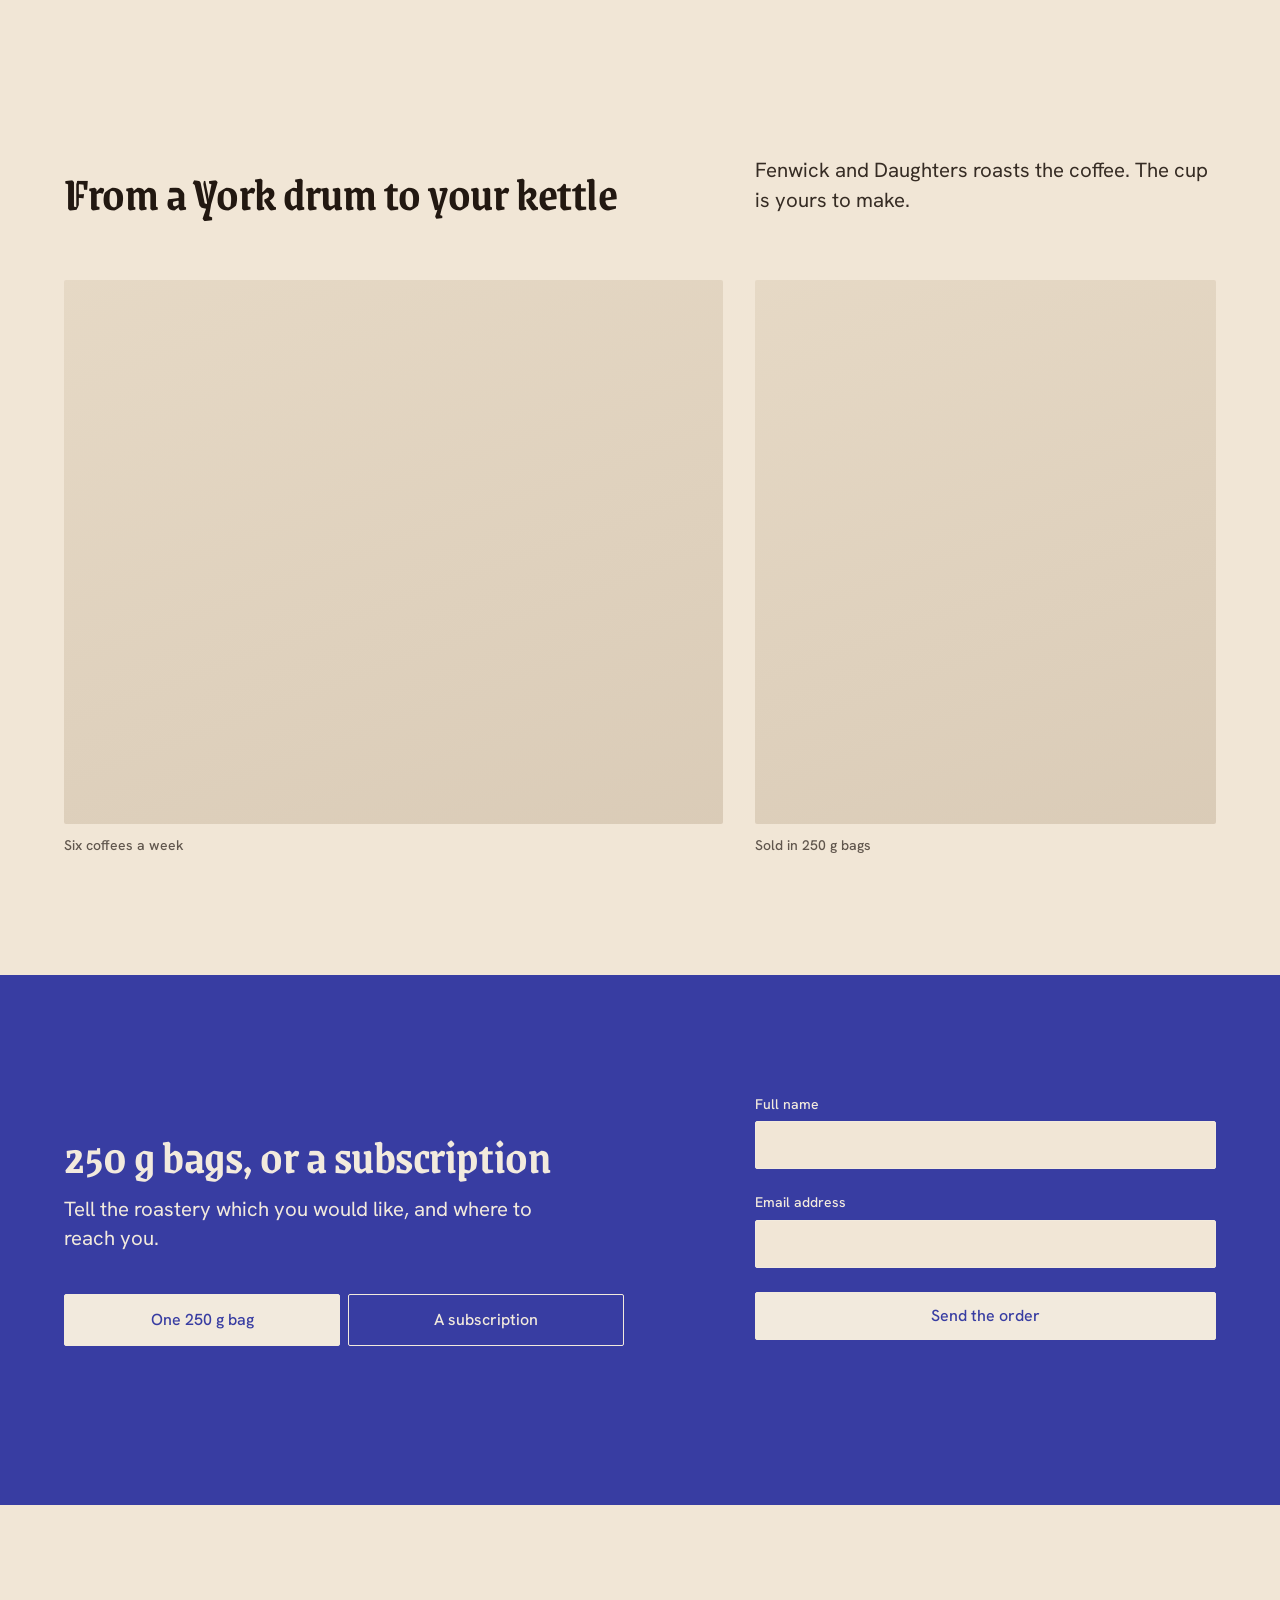
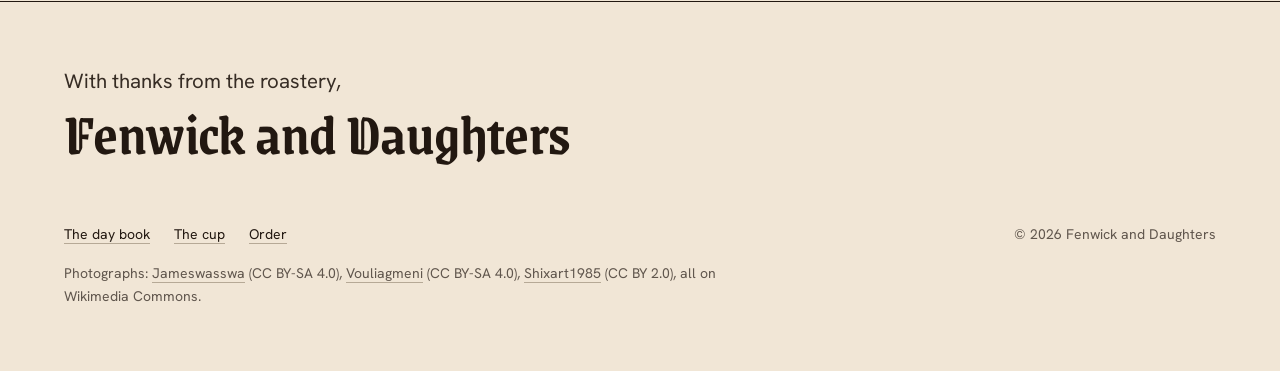
<file: skills/hallmark/scripts/fixtures/exemplars/editorial.html>
<!doctype html>
<html lang="en-GB">
<head>
<meta charset="utf-8">
<meta name="viewport" content="width=device-width, initial-scale=1">
<title>Fenwick and Daughters, coffee roasted in York since 1921</title>
<meta name="description" content="Fenwick and Daughters roasts six coffees a week in York, sold in 250 g bags or by subscription.">
<link rel="preconnect" href="https://fonts.googleapis.com">
<link rel="preconnect" href="https://fonts.gstatic.com" crossorigin>
<link href="https://fonts.googleapis.com/css2?family=Grenze+Gotisch:wght@600&family=Hanken+Grotesk:wght@400;500;600&family=IBM+Plex+Mono:wght@400&display=swap" rel="stylesheet">
<style>
/* Hallmark · job: buy · shape: Trade Ledger (custom: the roast as a Poster, the house's day book set as its own ledger, the cup as a pair, the order on the pigment) · genre: editorial · theme: Vellum (by request)
 * hero: Poster · nav: masthead, the blackletter wordmark centred over a double rule, one link at each end · footer: letter close · imagery: photographs, library 3, warm con=6 · signature: the roast itself, beans swept round the cooling tray full-bleed under a parchment plate · vellum: parchment
 * axes: light/blackletter/cool · posture: committed · contrast: pass · fold: pass · v2.0.0 */
/* Hallmark · pre-emit critique: P4 H5 E4 S5 R4 V4 · weakest: E, the plate must not bury the hand and the falling beans; it rests on the tray's far side and the plain wall, so the stream and the lever stay clear */
/* Hallmark · hero-review: in-thread · fix · 1 finding · 1 resolved (the head breaks after York) */
/* Hallmark · finish-review: in-thread (the subagent limit was reached) · fix · 3 findings · 1 resolved (the order head failed the swap test, then its blackletter I read as J: now 250 g bags, or a subscription) · 2 answered (the pair's captions are card facts, imagery.md 5; the pair are the closest honest frames the library holds) · gap: none */
/* Hallmark · answered F4 · the order field inverts the primary to parchment on pigment, as the theme's own hint sets it for its one field */
:root {
  color-scheme: light;
  --space-3xs: 2px; --space-2xs: 4px; --space-xs: 8px; --space-sm: 12px; --space-md: 16px; --space-lg: 24px; --space-xl: 40px; --space-2xl: 64px; --space-3xl: 96px; --space-4xl: 144px;
  --text-xs: 0.8125rem; --text-sm: 0.875rem; --text-md: 1rem; --text-lg: 1.25rem; --text-xl: 1.5625rem; --text-2xl: 1.953rem; --text-3xl: 2.441rem;
  --text-display-s: clamp(2.25rem, 4vw + 0.5rem, 3.75rem); --text-display: clamp(2.75rem, 5vw + 1rem, 5.25rem);
  --text-section: clamp(2rem, 2.5vw + 1rem, 3.5rem); --text-title: clamp(1.25rem, 0.75vw + 0.875rem, 1.625rem); --text-lead: clamp(1.125rem, 0.35vw + 1rem, 1.375rem);
  --ease-out: cubic-bezier(0.16, 1, 0.3, 1); --ease-in: cubic-bezier(0.7, 0, 0.84, 0); --ease-in-out: cubic-bezier(0.65, 0, 0.35, 1);
  --dur-micro: 120ms; --dur-short: 220ms; --dur-long: 420ms;
  --color-error: oklch(52% 0.19 27); --color-success: oklch(50% 0.12 150);
  --container: 1440px; --gutter: 64px; --gap-columns: 32px; --section-gap-s: 120px; --section-gap: 144px; --section-gap-l: 176px;
  --z-base: 1; --z-raised: 10; --z-dropdown: 100; --z-sticky: 200; --z-sticky-nav: 300; --z-modal: 400; --z-toast: 500; --z-tooltip: 600;
  --color-paper: oklch(93% 0.025 80); --color-paper-2: oklch(89% 0.03 78); --color-paper-3: oklch(85% 0.032 76);
  --color-ink: oklch(22% 0.02 60); --color-ink-2: oklch(30% 0.02 60); --color-muted: oklch(46% 0.02 65);
  --color-rule: oklch(74% 0.03 75);
  --color-accent: oklch(42% 0.16 275); --color-accent-deep: oklch(34% 0.15 275); --color-accent-ink: oklch(94% 0.02 80);
  --color-focus: oklch(50% 0.17 275); --color-field: var(--color-accent);
  --font-display: "Grenze Gotisch", ui-serif, Georgia, serif; --font-body: "Hanken Grotesk", ui-sans-serif, sans-serif;
  --font-outlier: "IBM Plex Mono", ui-monospace, monospace;
  --radius-card: 2px; --radius-pill: 2px; --rule-hair: 1px; --shadow-card: none;
  --tracking-display: -0.01em; --fibre: 0.5;
}
*, *::before, *::after { box-sizing: border-box; }
html, body { overflow-x: clip; }
html { scrollbar-color: var(--color-muted) var(--color-paper); scroll-padding-top: var(--space-3xl); }
body { margin: 0; background: var(--color-paper); color: var(--color-ink); font-family: var(--font-body); font-size: var(--text-md); line-height: 1.55; -webkit-font-smoothing: antialiased; caret-color: var(--color-accent); }
::selection { background: color-mix(in oklab, var(--color-accent) 22%, transparent); color: var(--color-ink); }
:focus-visible { outline: 2px solid var(--color-focus); outline-offset: 2px; }
a { color: inherit; text-decoration-thickness: 1px; text-underline-offset: 0.16em; }
h1, h2, h3 { margin: 0; font-family: var(--font-display); font-weight: var(--display-weight, 700); font-synthesis: none; letter-spacing: var(--tracking-display); line-height: 1.05; overflow-wrap: break-word; min-width: 0; text-wrap: balance; }
h1 { max-width: 20ch; font-size: var(--text-display); } h2 { max-width: 30ch; font-size: var(--text-section); } h3 { max-width: 40ch; font-size: var(--text-title); line-height: 1.2; }
.lead { font-size: var(--text-lead); line-height: 1.45; max-width: 52ch; }
p { margin: 0; text-wrap: pretty; }
p:not([class]) { max-width: 65ch; }
img, video { max-width: 100%; height: auto; display: block; }
svg { display: block; }
[hidden] { display: none !important; }
button, input, select, textarea { font: inherit; }
.container { width: 100%; max-width: var(--container); margin-inline: auto; padding-inline: var(--gutter); box-sizing: border-box; }
.num, .figure, td.num { font-variant-numeric: tabular-nums; }
.visually-hidden { position: absolute; width: 1px; height: 1px; overflow: hidden; clip-path: inset(50%); white-space: nowrap; }
[data-slot] { position: relative; overflow: hidden; background: linear-gradient(160deg, var(--color-paper-2, var(--color-paper)), var(--color-paper-3, var(--color-paper))); }
[data-slot] > img { position: absolute; inset: 0; width: 100%; height: 100%; object-fit: cover; z-index: 1; }
[data-slot]:has(> img) > :not(img):not([data-keep]) { display: none !important; }
@media (max-width: 60rem) { :root { --gutter: 24px; --section-gap-s: 80px; --section-gap: 96px; --section-gap-l: 120px; } }
@media (max-width: 40rem) { :root { --gutter: 16px; --section-gap-s: 56px; --section-gap: 72px; --section-gap-l: 96px; --gap-columns: 16px; } }
@media (prefers-reduced-motion: reduce) { *:not(.keep-motion), *:not(.keep-motion)::before, *:not(.keep-motion)::after { animation-duration: 0.01ms !important; animation-iteration-count: 1 !important; transition-duration: 0.01ms !important; scroll-behavior: auto !important; } }
/* photographs: warm con=6 */
[data-slot] > img { filter: sepia(0.28) saturate(0.94) contrast(1.06); }
:root {
  --mast-h: 80px;
  --plate-w: 37rem;
  --color-field: var(--color-accent);
}

/* The fibre wash: long tan fibres, stitched so they never tile (texture.md, the low-frequency wash) */
.fibre { position: relative; isolation: isolate; }
.fibre::before { content: ""; position: absolute; inset: 0; z-index: -1; opacity: var(--fibre); mix-blend-mode: multiply; pointer-events: none;
  background-image: url("data:image/svg+xml,%3Csvg xmlns='http://www.w3.org/2000/svg' width='400' height='400'%3E%3Cfilter id='p' x='0' y='0' width='100%25' height='100%25'%3E%3CfeTurbulence type='fractalNoise' baseFrequency='0.004 0.02' numOctaves='4' seed='4' stitchTiles='stitch'/%3E%3CfeColorMatrix values='0 0 0 0 0.62 0 0 0 0 0.52 0 0 0 0 0.36 0 0 0 0.3 0'/%3E%3C/filter%3E%3Crect width='100%25' height='100%25' filter='url(%23p)'/%3E%3C/svg%3E"); }

/* Type */
h1, h2 { font-weight: 600; line-height: 0.92; color: var(--color-ink); }
h3 { font-family: var(--font-body); font-weight: 600; }
.lead { color: var(--color-ink-2); }

/* Controls */
.btn { display: inline-flex; align-items: center; justify-content: center; min-height: 48px; padding: 0 var(--space-lg); border: var(--rule-hair) solid var(--color-ink); border-radius: var(--radius-card); background: transparent; color: var(--color-ink); font: 500 var(--text-md)/1 var(--font-body); text-decoration: none; white-space: nowrap; cursor: pointer;
  transition: background-color var(--dur-micro) var(--ease-out), border-color var(--dur-micro) var(--ease-out), color var(--dur-micro) var(--ease-out); }
.btn:hover { background: var(--color-paper-2); }
.btn:active { transform: translateY(1px); }
.btn:focus-visible { outline: 2px solid var(--color-focus); outline-offset: 2px; }
.btn:disabled, .btn[aria-disabled="true"] { opacity: 0.55; cursor: not-allowed; transform: none; }
.btn--primary { background: var(--color-accent); border-color: var(--color-accent); color: var(--color-accent-ink); }
.btn--primary:hover { background: var(--color-accent-deep); border-color: var(--color-accent-deep); }

.skip { position: absolute; left: var(--space-md); top: calc(-1 * var(--space-3xl)); z-index: var(--z-toast); padding: var(--space-xs) var(--space-md); background: var(--color-ink); color: var(--color-paper); }
.skip:focus-visible { top: var(--space-md); }

/* Masthead */
.mast__bar { display: grid; grid-template-columns: minmax(0, 1fr) auto minmax(0, 1fr); align-items: center; min-height: calc(var(--mast-h) - 4px); border-bottom: 4px double var(--color-ink); }
.wordmark { font: 600 2rem/1 var(--font-display); letter-spacing: var(--tracking-display); color: var(--color-ink); text-decoration: none; white-space: nowrap; padding-block: var(--space-sm); }
.mast__link { justify-self: start; font: 600 var(--text-sm)/1 var(--font-body); color: var(--color-ink); padding-block: var(--space-sm); text-decoration: underline 1px; text-decoration-color: transparent; text-underline-offset: 0.3em;
  transition: text-decoration-color var(--dur-short) var(--ease-out), color var(--dur-micro) var(--ease-out); }
.mast__link--end { justify-self: end; }
.mast__link:hover { text-decoration-color: var(--color-accent); color: var(--color-accent); }
.wordmark:focus-visible, .mast__link:focus-visible { outline: 2px solid var(--color-focus); outline-offset: 4px; }

/* Hero: the roast, full-bleed, under a parchment plate */
.hero { position: relative; height: calc(100dvh - var(--mast-h)); min-height: 36rem; overflow: hidden; background: var(--color-ink); color: var(--color-paper); }
.hero__photo { position: absolute; inset: 0; margin: 0; }
.hero__photo > img { object-position: 50% 62%; }
.hero__inner { position: relative; z-index: var(--z-raised); height: 100%; display: flex; align-items: flex-end; justify-content: flex-end; padding-bottom: var(--space-2xl); box-sizing: border-box; }
.plate { width: min(100%, var(--plate-w)); box-sizing: border-box; padding: var(--space-xl); background: var(--color-paper); color: var(--color-ink); border-top: 4px double var(--color-ink); border-radius: var(--radius-card); }
.plate h1 { font-size: var(--text-display); max-width: 16ch; }
.plate .lead { margin-top: var(--space-lg); max-width: 30ch; }
.actions { display: flex; flex-wrap: wrap; gap: var(--space-sm); margin-top: var(--space-xl); }

@media (max-width: 60rem) {
  .hero { height: auto; min-height: 0; background: none; color: var(--color-ink); overflow: visible; }
  .hero__photo { position: relative; aspect-ratio: 4 / 3; }
  .hero__inner { height: auto; padding-bottom: 0; }
  .plate { width: 100%; padding: var(--space-xl) 0 0; background: none; border-top: 0; }
  .plate.fibre::before { display: none; }
  .wordmark { font-size: 1.875rem; }
}
@media (max-width: 40rem) {
  .mast__bar { grid-template-columns: auto; justify-items: center; row-gap: var(--space-2xs); padding-block: var(--space-xs); }
  .mast__link { display: none; }
}

/* Shared section grid: one container, twelve columns, one column gap */
.split { display: grid; grid-template-columns: repeat(12, minmax(0, 1fr)); column-gap: var(--gap-columns); }
.band { background: var(--color-paper-2); padding-block: var(--section-gap-s); }
.photo { margin: 0; border-radius: var(--radius-card); }
.photo > img { outline: var(--rule-hair) solid var(--color-rule); outline-offset: -1px; }
figcaption { margin-top: var(--space-sm); font: 500 var(--text-sm)/1.4 var(--font-body); color: var(--color-muted); }

/* The day book: the house's ledger on the fibre band, the entries kept in the hand of the wordmark */
.ledger__grid { align-items: start; }
.ledger__text { grid-column: 1 / span 4; position: sticky; top: var(--space-2xl); }
.ledger__text h2 { font-size: var(--text-display); max-width: 9ch; }
.ledger .lead { margin-top: var(--space-lg); max-width: 22ch; }
.ledger__book { grid-column: 6 / span 7; }
.book { width: 100%; border-collapse: collapse; font-size: var(--text-lg); line-height: 1.35; }
.book thead th { padding: 0 0 var(--space-sm); border-bottom: 4px double var(--color-ink); font: 500 var(--text-sm)/1.3 var(--font-body); color: var(--color-muted); text-align: left; }
.book td, .book tbody th { padding: var(--space-lg) 0; border-top: var(--rule-hair) solid var(--color-rule); vertical-align: baseline; }
.book tbody tr:first-child > * { border-top: 0; }
.book tbody tr:last-child > * { border-bottom: var(--rule-hair) solid var(--color-ink); }
.book tbody th { font-weight: 500; text-align: left; color: var(--color-ink); }
.book .idx { width: 3.5rem; font-weight: 600; color: var(--color-accent); }
.book .r, .book thead th.r { text-align: right; }
.book td.r { font: 600 var(--text-2xl)/1 var(--font-display); letter-spacing: var(--tracking-display); color: var(--color-ink); }
.book td.r .unit { font: 500 var(--text-md)/1 var(--font-body); color: var(--color-ink-2); }
.book .num { font-variant-numeric: lining-nums tabular-nums; }

/* The cup: one wide frame, then a pair, each with its fact */
.cup { padding-top: var(--section-gap-l); }
.cup__head { align-items: end; }
.cup__head h2 { grid-column: 1 / span 6; }
.cup__head .lead { grid-column: 8 / span 5; }
.cup__pair { margin-top: var(--space-2xl); }
.cup__pair > figure { margin: 0; }
.cup__note { grid-column: 1 / span 7; }
.cup__cup { grid-column: 8 / span 5; }
.cup__pair .photo { height: 34rem; }

/* The order, on the one pigment field */
.order-band { margin-top: var(--section-gap-s); padding-block: var(--section-gap-s); background: var(--color-field); color: var(--color-accent-ink); }
.order-band h2 { color: var(--color-accent-ink); }
.order-band .lead { margin-top: var(--space-md); color: var(--color-accent-ink); }
.order-band :focus-visible { outline-color: var(--color-accent-ink); }
.order { align-items: center; }
.order__text { grid-column: 1 / span 6; }
.order__fields { grid-column: 8 / span 5; display: grid; gap: var(--space-lg); }
.seg { display: grid; grid-template-columns: repeat(2, minmax(0, 1fr)); gap: var(--space-xs); margin: var(--space-xl) 0 0; padding: 0; border: 0; }
.field label { font: 500 var(--text-sm)/1.3 var(--font-body); color: var(--color-accent-ink); }
.seg input { position: absolute; width: 1px; height: 1px; opacity: 0; }
.seg label { display: flex; align-items: center; justify-content: center; min-height: 52px; padding: 0 var(--space-md); border: var(--rule-hair) solid var(--color-accent-ink); border-radius: var(--radius-card); font-weight: 500; cursor: pointer;
  transition: background-color var(--dur-micro) var(--ease-out), color var(--dur-micro) var(--ease-out); }
.seg label:hover { background: var(--color-accent-deep); }
.seg input:checked + label { background: var(--color-accent-ink); color: var(--color-accent); }
.seg input:focus-visible + label { outline: 2px solid var(--color-accent-ink); outline-offset: 2px; }
.field { display: grid; gap: var(--space-xs); }
.field input { min-height: 48px; padding: 0 var(--space-md); border: var(--rule-hair) solid var(--color-accent-ink); border-radius: var(--radius-card); background: var(--color-paper); color: var(--color-ink); outline: 2px solid transparent; outline-offset: 2px; }
.field input:focus-visible { outline-color: var(--color-accent-ink); }
.field input[aria-invalid] { border-color: var(--color-error); box-shadow: inset 0 0 0 1px var(--color-error); }
.field input:disabled { opacity: 0.55; cursor: not-allowed; }
.btn--on-field { width: 100%; background: var(--color-accent-ink); border-color: var(--color-accent-ink); color: var(--color-accent); }
.btn--on-field:hover { background: var(--color-paper-2); border-color: var(--color-paper-2); }
.help { min-height: 1lh; font-size: var(--text-sm); color: var(--color-accent-ink); }

/* The letter close */
.letter { padding-block: var(--space-3xl) var(--space-2xl); }
.letter__inner { padding-top: var(--space-2xl); border-top: var(--rule-hair) solid var(--color-ink); }
.letter__sign { font-size: var(--text-lead); color: var(--color-ink-2); }
.letter__name { margin-top: var(--space-xs); font: 600 var(--text-display-s)/0.92 var(--font-display); letter-spacing: var(--tracking-display); color: var(--color-ink); }
.letter__foot { display: flex; flex-wrap: wrap; justify-content: space-between; align-items: baseline; gap: var(--space-md) var(--space-xl); margin-top: var(--space-2xl); }
.letter__nav { display: flex; flex-wrap: wrap; gap: var(--space-lg); }
.letter__nav a { font-size: var(--text-sm); color: var(--color-ink); text-decoration-color: var(--color-rule); text-underline-offset: 0.25em; transition: text-decoration-color var(--dur-short) var(--ease-out); }
.letter__nav a:hover { text-decoration-color: var(--color-accent); }
.letter__nav a:focus-visible { outline: 2px solid var(--color-focus); outline-offset: 2px; }
.legal { font-size: var(--text-sm); color: var(--color-muted); }
.letter__credit { flex: 1 0 100%; max-width: 88ch; font-size: var(--text-sm); line-height: 1.6; color: var(--color-muted); }
.letter__credit a { color: inherit; text-decoration-color: var(--color-rule); text-underline-offset: 0.25em; }
.letter__credit a:hover { color: var(--color-ink); text-decoration-color: var(--color-accent); }

@media (max-width: 60rem) {
  .ledger__text, .ledger__book, .cup__head h2, .cup__head .lead, .cup__note, .cup__cup, .order__text, .order__fields { grid-column: 1 / -1; }
  .ledger__text { position: static; }
  .ledger__book { margin-top: var(--space-2xl); }
  .book td.r { font-size: var(--text-xl); }
  .cup__head .lead { margin-top: var(--space-md); }
  .cup__pair { row-gap: var(--space-xl); }
  .cup__pair .photo { height: auto; aspect-ratio: 4 / 3; }
  .order__fields { margin-top: var(--space-xl); }
}
@media (max-width: 40rem) {
  .book { font-size: var(--text-md); }
  .book .idx { width: 2rem; }
}
</style>
<script>document.documentElement.classList.add('js');</script>
</head>
<body id="top">
<a class="skip" href="#main">Skip to content</a>

<header class="mast">
  <div class="container mast__bar">
    <a class="mast__link" href="#daybook">The day book</a>
    <a class="wordmark" href="#top" aria-label="Fenwick and Daughters, back to the top">Fenwick and Daughters</a>
    <a class="mast__link mast__link--end" href="#order">Order</a>
  </div>
</header>

<main id="main">
  <section class="hero" aria-labelledby="hero-h">
    <figure class="hero__photo" data-slot="roaster" data-alt="The York roaster at work, a fresh roast tipping into the cooling tray">
      <img src="https://upload.wikimedia.org/wikipedia/commons/thumb/3/3b/Cooling_time_for_coffee.jpg/1280px-Cooling_time_for_coffee.jpg" width="1920" height="1348" fetchpriority="high"
           alt="A fresh roast swept round the cooling tray by its paddle arm" style="object-position: 50% 55%">
    </figure>
    <div class="container hero__inner">
      <div class="plate fibre">
        <h1 id="hero-h">Roasted in York<br> since 1921</h1>
        <p class="lead">Six coffees a week, sold by the bag or by subscription.</p>
        <div class="actions">
          <a class="btn btn--primary" href="#order" data-kind="subscription">Start a subscription</a>
          <a class="btn" href="#order" data-kind="bag">Buy a bag</a>
        </div>
      </div>
    </div>
  </section>

  <section class="ledger band fibre" id="daybook" aria-labelledby="ledger-h">
    <div class="container split ledger__grid">
      <div class="ledger__text">
        <h2 id="ledger-h">Written in the day book</h2>
        <p class="lead">Five lines the roastery keeps to.</p>
      </div>
      <div class="ledger__book">
        <table class="book">
          <thead>
            <tr><th scope="col">No.</th><th scope="col">Entry</th><th scope="col" class="r">Kept</th></tr>
          </thead>
          <tbody>
            <tr><td class="idx">1</td><th scope="row">Coffees roasted each week</th><td class="r"><span class="num">6</span></td></tr>
            <tr><td class="idx">2</td><th scope="row">Weight of each bag</th><td class="r"><span class="num">250</span>&nbsp;<span class="unit">g</span></td></tr>
            <tr><td class="idx">3</td><th scope="row">Ways to buy</th><td class="r">By the bag, or by subscription</td></tr>
            <tr><td class="idx">4</td><th scope="row">Roastery</th><td class="r">York</td></tr>
            <tr><td class="idx">5</td><th scope="row">Roasting since</th><td class="r"><span class="num">1921</span></td></tr>
          </tbody>
        </table>
      </div>
    </div>
  </section>

  <section class="cup" id="cup" aria-labelledby="cup-h">
    <div class="container">
      <div class="split cup__head">
        <h2 id="cup-h">From a York drum to your kettle</h2>
        <p class="lead">Fenwick and Daughters roasts the coffee. The cup is yours to make.</p>
      </div>
      <div class="split cup__pair">
        <figure class="cup__note">
          <div class="photo" data-slot="desk" data-alt="The York roaster between roasts, the drum over its cooling tray">
            <img src="https://upload.wikimedia.org/wikipedia/commons/thumb/2/2d/Coffee_roasting_machine%2C_The_Roastery%2C_Coaltown_Coffee%2C_Ammanford%2C_Wales.jpg/1280px-Coffee_roasting_machine%2C_The_Roastery%2C_Coaltown_Coffee%2C_Ammanford%2C_Wales.jpg" width="1920" height="2560" loading="lazy"
                 alt="A drum coffee roaster above its copper cooling tray in a roastery" style="object-position: 50% 69%">
          </div>
          <figcaption>Six coffees a week</figcaption>
        </figure>
        <figure class="cup__cup">
          <div class="photo" data-slot="cup" data-alt="A cup of Fenwick and Daughters coffee on the shop counter">
            <img src="https://upload.wikimedia.org/wikipedia/commons/thumb/5/52/Espresso_coffee_pouring_from_retro_espresso_machine.jpg/1280px-Espresso_coffee_pouring_from_retro_espresso_machine.jpg" width="1920" height="2876" loading="lazy"
                 alt="Espresso streaming from a chrome machine into two glass cups" style="object-position: 50% 62%">
          </div>
          <figcaption>Sold in 250&nbsp;g bags</figcaption>
        </figure>
      </div>
    </div>
  </section>

  <section class="order-band" id="order" aria-labelledby="order-h">
    <div class="container">
      <form class="split order" data-endpoint="" novalidate>
        <div class="order__text">
          <h2 id="order-h">250&nbsp;g bags, or a subscription</h2>
          <p class="lead">Tell the roastery which you would like, and where to reach you.</p>
          <fieldset class="seg">
            <legend class="visually-hidden">How would you like it?</legend>
            <input type="radio" name="kind" id="kind-bag" value="bag" checked><label for="kind-bag">One 250&nbsp;g bag</label>
            <input type="radio" name="kind" id="kind-sub" value="subscription"><label for="kind-sub">A subscription</label>
          </fieldset>
        </div>
        <div class="order__fields">
          <div class="field">
            <label for="order-name">Full name</label>
            <input id="order-name" name="name" type="text" autocomplete="name" required>
          </div>
          <div class="field">
            <label for="order-email">Email address</label>
            <input id="order-email" name="email" type="email" autocomplete="email" inputmode="email" required>
          </div>
          <button class="btn btn--on-field" type="submit">Send the order</button>
          <p class="help" id="order-help" aria-live="polite"></p>
        </div>
      </form>
    </div>
  </section>
</main>

<footer class="letter">
  <div class="container letter__inner">
    <p class="letter__sign">With thanks from the roastery,</p>
    <p class="letter__name">Fenwick and Daughters</p>
    <div class="letter__foot">
      <nav class="letter__nav" aria-label="Footer">
        <a href="#daybook">The day book</a>
        <a href="#cup">The cup</a>
        <a href="#order">Order</a>
      </nav>
      <p class="legal">&copy; 2026 Fenwick and Daughters</p>
      <p class="letter__credit" data-credits>Photographs: <a href="https://commons.wikimedia.org/wiki/File:Cooling_time_for_coffee.jpg">Jameswasswa</a> (CC&nbsp;BY-SA&nbsp;4.0), <a href="https://commons.wikimedia.org/wiki/File:Coffee_roasting_machine,_The_Roastery,_Coaltown_Coffee,_Ammanford,_Wales.jpg">Vouliagmeni</a> (CC&nbsp;BY-SA&nbsp;4.0), <a href="https://commons.wikimedia.org/wiki/File:Espresso_coffee_pouring_from_retro_espresso_machine.jpg">Shixart1985</a> (CC&nbsp;BY&nbsp;2.0), all on Wikimedia Commons.</p>
    </div>
  </div>
</footer>

<script>
window.hallmarkSlots = (m) => { for (const [k, v] of Object.entries(m)) { const s = document.querySelector(`[data-slot="${k}"]`); if (!s) continue; const im = new Image(); im.src = typeof v === 'string' ? v : v.src; im.alt = (typeof v === 'object' && v.alt) || s.dataset.alt || ''; s.querySelectorAll(':scope > img').forEach((o) => o.remove()); s.prepend(im); } };
document.querySelectorAll('[data-slot] > img').forEach((i) => { if (i.complete && !i.naturalWidth) i.remove(); else i.addEventListener('error', () => i.remove(), { once: true }); });
document.querySelectorAll('[data-kind]').forEach((a) => a.addEventListener('click', () => { const r = document.getElementById(a.dataset.kind === 'subscription' ? 'kind-sub' : 'kind-bag'); if (r) r.checked = true; }));
document.querySelectorAll('form[data-endpoint]').forEach((form) => {
  const help = form.querySelector('[aria-live]');
  const fields = [...form.querySelectorAll('input[required]')];
  form.addEventListener('submit', (e) => {
    e.preventDefault();
    const bad = fields.filter((i) => !i.checkValidity());
    fields.forEach((i) => { i.toggleAttribute('aria-invalid', bad.includes(i)); if (bad.includes(i)) i.setAttribute('aria-describedby', help.id); else i.removeAttribute('aria-describedby'); });
    if (bad.length) { help.textContent = bad[0].type === 'email' ? 'That email address looks incomplete. Write it as name@example.com.' : 'Add your name, so the roastery knows who the coffee is for.'; bad[0].focus(); return; }
    if (!form.dataset.endpoint) { help.textContent = 'Nothing was sent: this form is not connected yet.'; return; }
    fetch(form.dataset.endpoint, { method: 'POST', body: new FormData(form) })
      .then((r) => { help.textContent = r.ok ? 'The roastery has your order and will write to ' + form.elements.email.value.trim() + '.' : 'That did not go through. Try again in a minute.'; })
      .catch(() => { help.textContent = 'That did not go through. Try again in a minute.'; });
  });
});
</script>
</body>
</html>
</file>
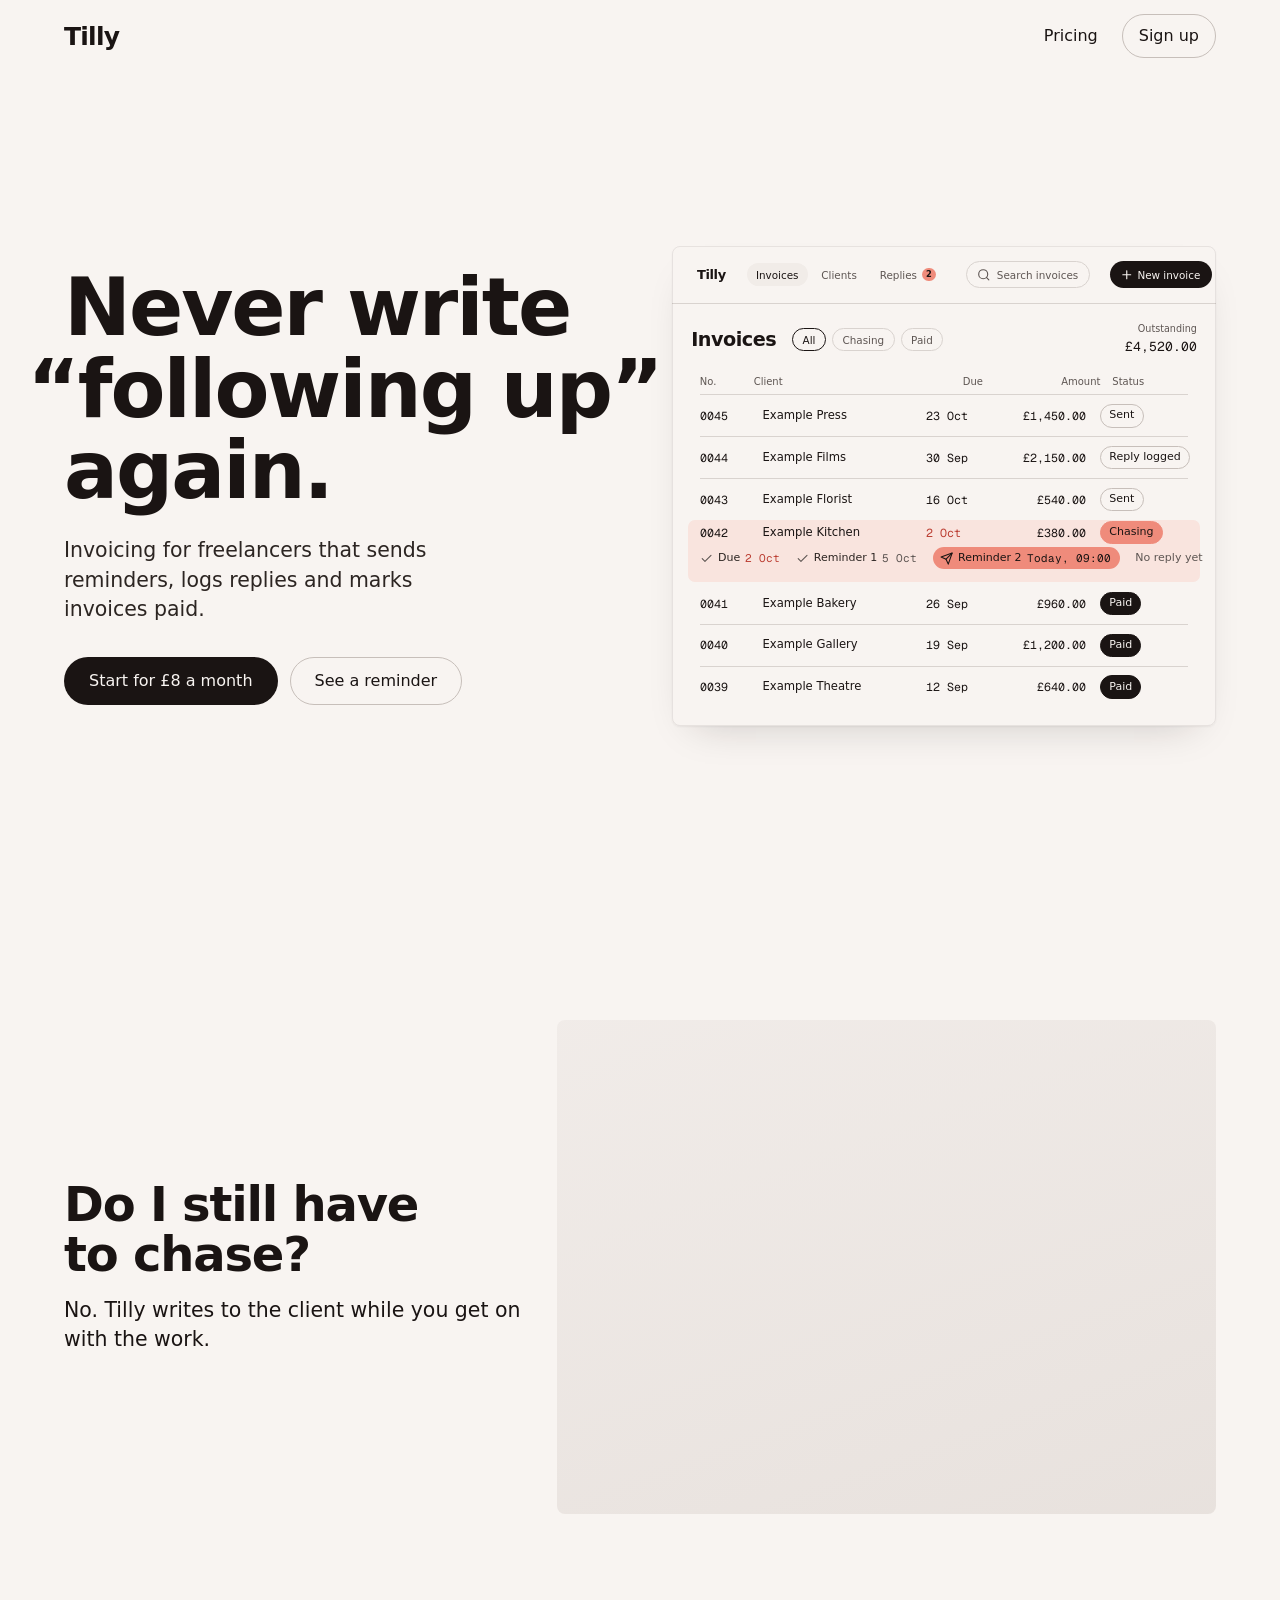
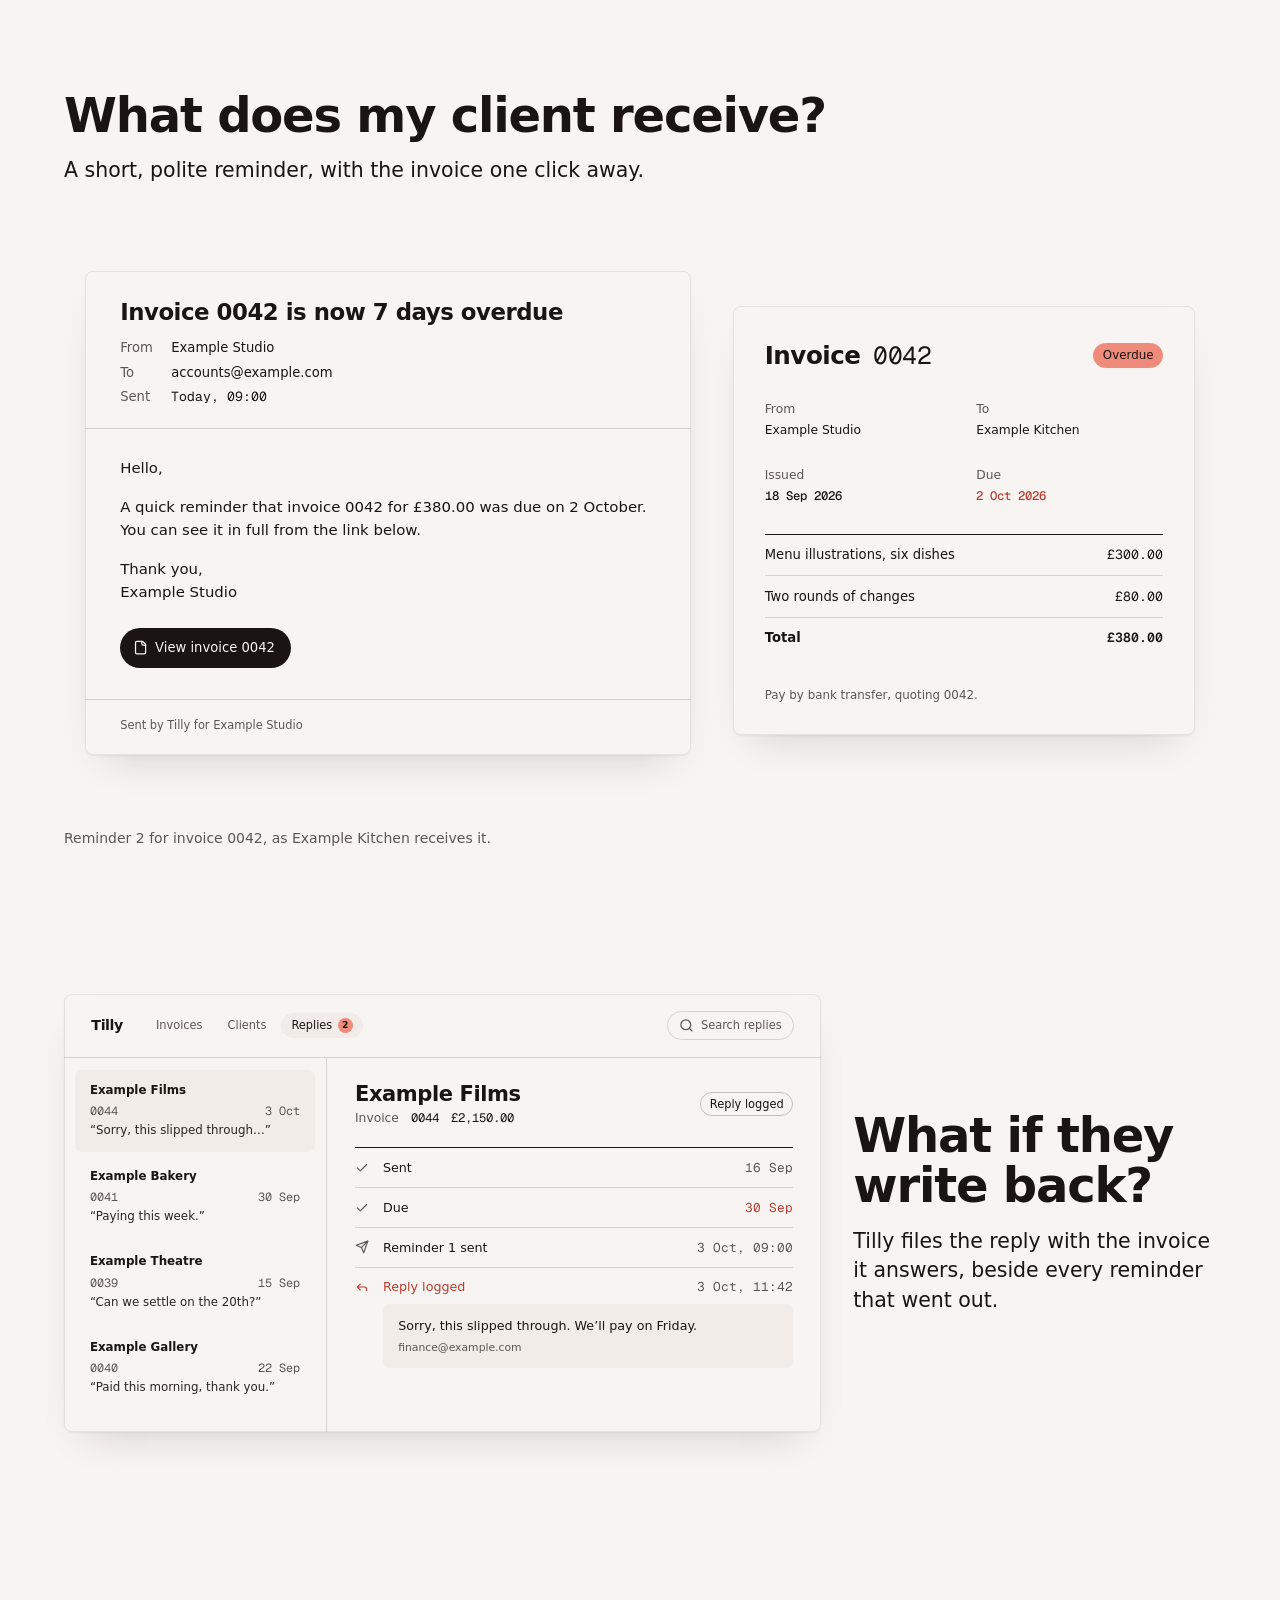
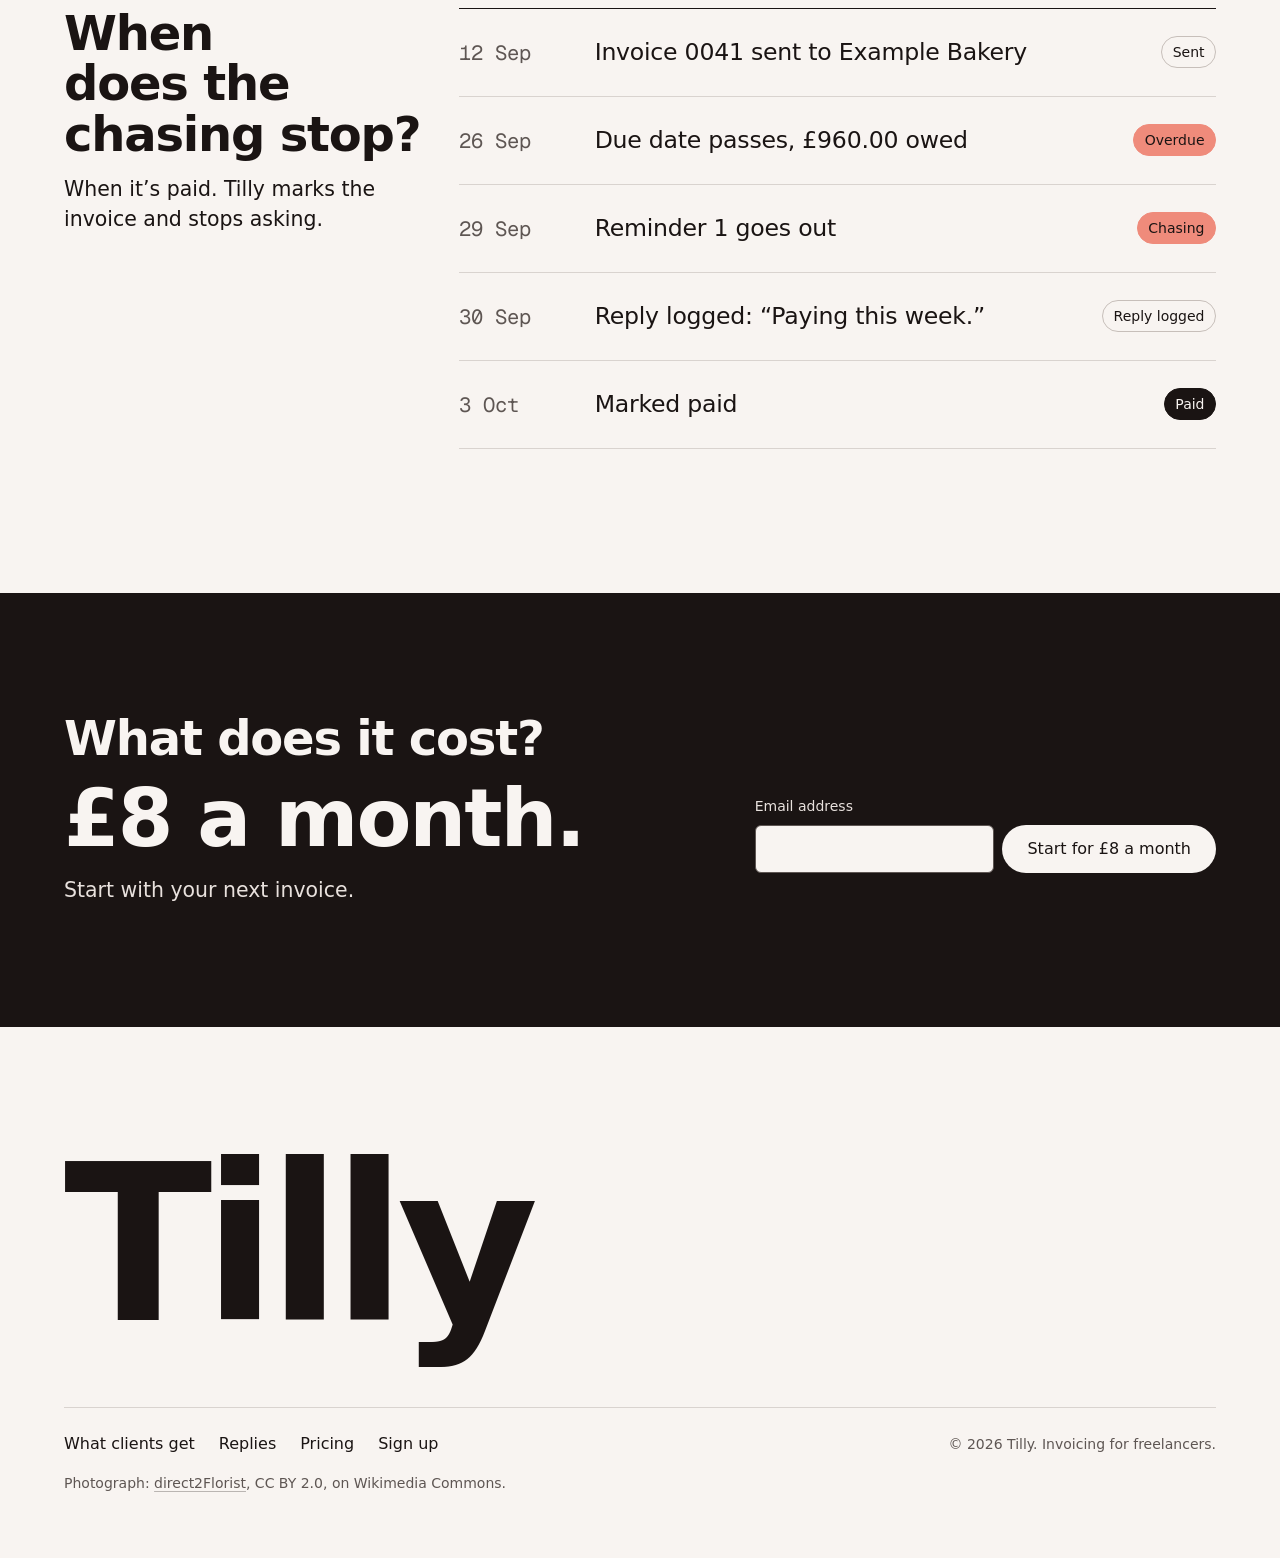
<file: skills/hallmark/scripts/fixtures/exemplars/modern-minimal.html>
<!doctype html>
<html lang="en-GB">
<head>
<meta charset="utf-8">
<meta name="viewport" content="width=device-width, initial-scale=1">
<title>Tilly, invoicing that chases late payments for you</title>
<meta name="description" content="Tilly is invoicing for freelancers that sends the reminders, logs the replies and marks invoices paid, for 8 pounds a month.">
<link rel="preconnect" href="https://api.fontshare.com" crossorigin>
<link rel="preconnect" href="https://fonts.googleapis.com">
<link rel="preconnect" href="https://fonts.gstatic.com" crossorigin>
<link href="https://api.fontshare.com/v2/css?f[]=general-sans@400,500,600&amp;display=swap" rel="stylesheet">
<link href="https://fonts.googleapis.com/css2?family=Geist+Mono:wght@400&amp;display=swap" rel="stylesheet">
<style>
/* Hallmark · job: sign up · shape: Conversational FAQ, opened by the product · genre: modern-minimal · theme: Coral (by request)
 * hero: Settled · nav: edge-aligned, the wordmark at the left, one link and one outlined pill at the right · footer: mast, the wordmark large over the links · imagery: product sample in hero, demo-2 and demo-3, photographs library 1 muted sepia=8 · signature: invoice 0042 being chased, live in the hero
 * axes: light/grotesk-sans/warm · posture: restrained · contrast: pass · fold: pass · v2.0.0 */
/* Hallmark · pre-emit critique: P4 H4 E4 S5 R4 V5 · weakest: E, the built screens must read as one product at every width, so every inner length is in em on a container-unit base, the screens scale as a whole and re-lay themselves on a phone */
/* Hallmark · hero-review: subagent · fix · 5 findings · 5 resolved · finish-review: in-thread, the subagent limit was reached · ship · 1 finding · 1 resolved · gap: none */
:root {
  color-scheme: light;
  --space-3xs: 2px; --space-2xs: 4px; --space-xs: 8px; --space-sm: 12px; --space-md: 16px; --space-lg: 24px; --space-xl: 40px; --space-2xl: 64px; --space-3xl: 96px; --space-4xl: 144px;
  --text-xs: 0.8125rem; --text-sm: 0.875rem; --text-md: 1rem; --text-lg: 1.25rem; --text-xl: 1.5625rem; --text-2xl: 1.953rem; --text-3xl: 2.441rem;
  --text-display-s: clamp(2.25rem, 4vw + 0.5rem, 3.75rem); --text-display: clamp(2.75rem, 5vw + 1rem, 5.25rem);
  --text-section: clamp(2rem, 2.5vw + 1rem, 3.5rem); --text-title: clamp(1.25rem, 0.75vw + 0.875rem, 1.625rem); --text-lead: clamp(1.125rem, 0.35vw + 1rem, 1.375rem);
  --ease-out: cubic-bezier(0.16, 1, 0.3, 1); --ease-in: cubic-bezier(0.7, 0, 0.84, 0); --ease-in-out: cubic-bezier(0.65, 0, 0.35, 1);
  --dur-micro: 120ms; --dur-short: 220ms; --dur-long: 420ms;
  --color-error: oklch(52% 0.19 27); --color-success: oklch(50% 0.12 150);
  --container: 1440px; --gutter: 64px; --gap-columns: 32px; --section-gap-s: 120px; --section-gap: 144px; --section-gap-l: 176px;
  --z-base: 1; --z-raised: 10; --z-dropdown: 100; --z-sticky: 200; --z-sticky-nav: 300; --z-modal: 400; --z-toast: 500; --z-tooltip: 600;
  --color-paper: oklch(97% 0.006 55); --color-paper-2: oklch(94.5% 0.007 55); --color-paper-3: oklch(91.5% 0.009 55);
  --color-ink: oklch(20% 0.010 35); --color-ink-2: oklch(27% 0.012 40); --color-muted: oklch(46% 0.012 45);
  --color-rule: oklch(87% 0.009 55); --color-rule-2: oklch(81% 0.011 55);
  --color-accent: oklch(74% 0.125 30); --color-accent-ink: oklch(20% 0.010 35); --color-accent-2: oklch(54% 0.165 29); --color-focus: oklch(54% 0.17 30);
  --font-display: "General Sans", ui-sans-serif, system-ui, sans-serif; --font-body: var(--font-display);
  --font-outlier: "Geist Mono", ui-monospace, monospace;
  --radius-card: 8px; --radius-input: 6px; --radius-pill: 999px; --rule-hair: 1px;
  --shadow-card: 0 1px 2px oklch(20% 0.01 35 / 0.05);
  --shadow-lift: 0 1px 2px oklch(20% 0.01 35 / 0.05), 0 18px 40px -22px oklch(20% 0.01 35 / 0.22);
  --tracking-display: -0.025em; --display-weight: 600;
}
*, *::before, *::after { box-sizing: border-box; }
html, body { overflow-x: clip; }
html { scrollbar-color: var(--color-muted) var(--color-paper); scroll-padding-top: var(--space-3xl); }
body { margin: 0; background: var(--color-paper); color: var(--color-ink); font-family: var(--font-body); font-size: var(--text-md); line-height: 1.55; -webkit-font-smoothing: antialiased; caret-color: var(--color-accent); }
::selection { background: color-mix(in oklab, var(--color-accent) 35%, transparent); }
:focus-visible { outline: 2px solid var(--color-focus); outline-offset: 2px; }
a { color: inherit; text-decoration-thickness: 1px; text-underline-offset: 0.16em; }
h1, h2, h3 { margin: 0; font-family: var(--font-display); font-weight: var(--display-weight, 700); font-synthesis: none; letter-spacing: var(--tracking-display); line-height: 1.05; overflow-wrap: break-word; min-width: 0; text-wrap: balance; }
h1 { max-width: 20ch; font-size: var(--text-display); } h2 { max-width: 30ch; font-size: var(--text-section); } h3 { max-width: 40ch; font-size: var(--text-title); line-height: 1.2; }
.lead { font-size: var(--text-lead); line-height: 1.45; max-width: 52ch; }
p { margin: 0; text-wrap: pretty; }
p:not([class]) { max-width: 65ch; }
img, video { max-width: 100%; height: auto; display: block; }
svg { display: block; }
[hidden] { display: none !important; }
button, input, select, textarea { font: inherit; }
.container { width: 100%; max-width: var(--container); margin-inline: auto; padding-inline: var(--gutter); box-sizing: border-box; }
.num, .figure, td.num { font-variant-numeric: tabular-nums; }
.visually-hidden { position: absolute; width: 1px; height: 1px; overflow: hidden; clip-path: inset(50%); white-space: nowrap; }
[data-slot] { position: relative; overflow: hidden; background: linear-gradient(160deg, var(--color-paper-2, var(--color-paper)), var(--color-paper-3, var(--color-paper))); }
[data-slot] > img { position: absolute; inset: 0; width: 100%; height: 100%; object-fit: cover; z-index: 1; }
[data-slot]:has(> img) > :not(img):not([data-keep]) { display: none !important; }
@media (max-width: 60rem) { :root { --gutter: 24px; --section-gap-s: 80px; --section-gap: 96px; --section-gap-l: 120px; } }
@media (max-width: 40rem) { :root { --gutter: 16px; --section-gap-s: 56px; --section-gap: 72px; --section-gap-l: 96px; --gap-columns: 16px; } }
@media (prefers-reduced-motion: reduce) { *:not(.keep-motion), *:not(.keep-motion)::before, *:not(.keep-motion)::after { animation-duration: 0.01ms !important; animation-iteration-count: 1 !important; transition-duration: 0.01ms !important; scroll-behavior: auto !important; } }
/* photographs: muted sepia=8 */
[data-slot] > img { filter: saturate(0.65) contrast(0.97) sepia(0.08); }
:root { --nav-h: 72px; --app-line: color-mix(in oklab, var(--color-ink) 8%, transparent); }

/* Chrome */
.skip { position: absolute; left: var(--space-md); top: calc(-1 * var(--space-3xl)); z-index: var(--z-toast); padding: var(--space-xs) var(--space-md); border-radius: var(--radius-input); background: var(--color-ink); color: var(--color-paper); }
.skip:focus-visible { top: var(--space-md); }

.site__in { display: flex; align-items: center; justify-content: space-between; gap: var(--space-lg); min-height: var(--nav-h); }
.wordmark { font: var(--display-weight) var(--text-xl)/1 var(--font-display); letter-spacing: -0.03em; text-decoration: none; color: var(--color-ink); }
.site__nav { display: flex; align-items: center; gap: var(--space-lg); }
.site__link { font-weight: 500; text-decoration: none; text-decoration-color: transparent; transition: text-decoration-color var(--dur-short) var(--ease-out); }
.site__link:hover { text-decoration: underline; text-decoration-color: var(--color-accent-2); text-underline-offset: 0.3em; }
.wordmark:focus-visible, .site__link:focus-visible { outline: 2px solid var(--color-focus); outline-offset: var(--space-2xs); border-radius: var(--space-3xs); }

/* Controls: the ink pill and the outlined pill */
.btn { display: inline-flex; align-items: center; justify-content: center; gap: var(--space-xs); min-height: 48px; padding: 0 var(--space-lg); border: 1px solid transparent; border-radius: var(--radius-pill); font: 500 var(--text-md)/1 var(--font-body); white-space: nowrap; text-decoration: none; cursor: pointer; transition: background-color var(--dur-short) var(--ease-out), border-color var(--dur-short) var(--ease-out), transform var(--dur-micro) var(--ease-out); }
.btn--primary { background: var(--color-ink); color: var(--color-paper); }
.btn--primary:hover { background: var(--color-ink-2); }
.btn--secondary { border-color: var(--color-rule-2); background: transparent; color: var(--color-ink); }
.btn--secondary:hover { border-color: var(--color-ink); }
.btn--sm { min-height: 44px; padding: 0 var(--space-md); }
.btn:active { transform: translateY(1px); }
.btn:focus-visible { outline: 2px solid var(--color-focus); outline-offset: 2px; }
.btn:disabled, .btn[aria-disabled="true"] { opacity: 0.55; cursor: not-allowed; transform: none; }
.btn[aria-busy="true"] { cursor: progress; }

/* Hero: Settled, the text on one half and the product on the other */
.hero { display: grid; align-items: center; min-height: calc(100dvh - var(--nav-h)); padding-block: var(--space-xl); box-sizing: border-box; }
.hero__grid { display: grid; grid-template-columns: minmax(0, 1fr) minmax(0, 1fr); column-gap: var(--space-2xl); align-items: center; }
.hero__text { display: grid; gap: var(--space-lg); justify-items: start; }
.hero h1 { max-width: none; line-height: 1.02; }
.hang { margin-left: -0.46em; }
.hero .lead { max-width: 34ch; color: var(--color-ink-2); }
.actions { display: flex; flex-wrap: wrap; gap: var(--space-sm); margin-top: var(--space-xs); }

/* The built product: one picture that scales as a whole; every inner length is in em of a design pixel times ten */
.slot { margin: 0; container-type: inline-size; }
.lifted { border-radius: var(--radius-card); box-shadow: var(--shadow-lift); outline: 1px solid var(--app-line); outline-offset: -1px; }
.app[data-slot] { background: var(--color-paper); }
.app--hero { aspect-ratio: 68 / 60; }
.ui { height: 100%; display: flex; flex-direction: column; font-size: calc(100cqi / 68); color: var(--color-ink); line-height: 1.35; }
.ui svg { width: 1.6em; height: 1.6em; flex-shrink: 0; fill: none; stroke: currentColor; stroke-width: 2; stroke-linecap: round; stroke-linejoin: round; }
.fig { font-family: var(--font-outlier); font-weight: 400; font-variant-numeric: tabular-nums; }

.ui__bar { display: flex; align-items: center; gap: 2em; height: 5.6em; padding: 0 2.4em; border-bottom: 1px solid var(--color-rule); font-size: 1.3em; font-weight: 500; }
.ui__bar svg { width: 1.3em; height: 1.3em; }
.ui__mark { font-weight: 600; font-size: 1.25em; letter-spacing: -0.03em; }
.ui__chips { display: flex; gap: 0.4em; }
.ui__chip { display: inline-flex; align-items: center; gap: 0.5em; padding: 0.45em 0.9em; border-radius: var(--radius-pill); color: var(--color-muted); }
.ui__chip.is-on { background: var(--color-paper-2); color: var(--color-ink); }
.ui__badge { display: inline-grid; place-items: center; min-width: 1.6em; height: 1.6em; padding: 0 0.4em; border-radius: var(--radius-pill); background: var(--color-accent); color: var(--color-accent-ink); font-size: 0.8em; font-weight: 600; box-sizing: border-box; }
.ui__input { display: inline-flex; align-items: center; gap: 0.6em; white-space: nowrap; margin-left: auto; height: 2.6em; padding: 0 1em; border: 1px solid var(--color-rule); border-radius: var(--radius-pill); color: var(--color-muted); font-weight: 400; }
.ui__control { display: inline-flex; align-items: center; gap: 0.4em; white-space: nowrap; height: 2.6em; padding: 0 1.1em 0 0.9em; border-radius: var(--radius-pill); background: var(--color-ink); color: var(--color-paper); }

.ui__head { display: flex; align-items: center; gap: 2em; padding: 2.4em 2.4em 1.6em; }
.ui__title { font-size: 2.4em; font-weight: 600; letter-spacing: -0.025em; line-height: 1; }
.ui__tags { display: flex; gap: 0.6em; font-size: 1.3em; font-weight: 500; }
.ui__tag { padding: 0.35em 0.9em; border: 1px solid var(--color-rule); border-radius: var(--radius-pill); color: var(--color-muted); }
.ui__tag.is-on { border-color: var(--color-ink); color: var(--color-ink); }
.ui__owed { display: grid; gap: 0.2em; margin-left: auto; text-align: right; font-size: 1.2em; font-weight: 500; color: var(--color-muted); }
.ui__owed b { font-size: 1.35em; color: var(--color-ink); }

.ledger { padding: 0 2.4em; font-size: 1.45em; }
.ledger__row { display: grid; grid-template-columns: 4.2em minmax(0, 1fr) 5.2em 7.4em 7.6em; align-items: center; column-gap: 1.2em; min-height: 3.6em; border-top: 1px solid var(--color-rule); }
.ledger__row--head { min-height: 2.6em; border-top: 0; font-size: 0.86em; font-weight: 500; color: var(--color-muted); }
.ledger__row .r { text-align: right; }
.ledger__row .late { color: var(--color-accent-2); }
.ledger__row.is-open { margin: 0 -1em; padding: 0 1em; border-radius: 0.6em; border-top-color: transparent; background: color-mix(in oklab, var(--color-accent) 16%, var(--color-paper)); }
.ledger__row.is-open + .ledger__row { border-top-color: transparent; }
.status { display: inline-block; padding: 0.3em 0.75em; border: 1px solid var(--color-rule-2); border-radius: var(--radius-pill); font-size: 0.95em; font-style: normal; font-weight: 500; white-space: nowrap; }
.status--late { border-color: var(--color-accent); background: var(--color-accent); color: var(--color-accent-ink); }
.status--done { border-color: var(--color-ink); background: var(--color-ink); color: var(--color-paper); }

.chase { grid-column: 1 / -1; display: flex; align-items: center; gap: 1.4em; padding: 0.3em 0 1.2em; font-size: 0.95em; font-weight: 500; white-space: nowrap; }
.chase__status { display: inline-flex; align-items: center; gap: 0.45em; flex-shrink: 0; color: var(--color-ink-2); }
.chase__status svg { width: 1.2em; height: 1.2em; color: var(--color-muted); }
.chase__status b { font-weight: 400; color: var(--color-muted); }
.chase__status.is-late b { color: var(--color-accent-2); }
.chase__status.is-now { padding: 0.3em 0.85em 0.3em 0.65em; border-radius: var(--radius-pill); background: var(--color-accent); color: var(--color-accent-ink); }
.chase__status.is-now svg { color: var(--color-accent-ink); }
.chase__status.is-now b { color: var(--color-accent-ink); }
.chase__note { margin-left: auto; color: var(--color-muted); font-weight: 400; }

/* The questions, in the order a freelancer asks them */
.q--work { padding-top: var(--section-gap-s); }
.q--receive { padding-top: var(--section-gap-l); }
.q--replies { padding-top: var(--section-gap); }
.q--paid { padding-block: var(--section-gap-l) var(--section-gap); }
.q__head { display: grid; gap: var(--space-md); margin-bottom: var(--space-2xl); }
.split, .rows, .band__grid { display: grid; grid-template-columns: repeat(12, minmax(0, 1fr)); column-gap: var(--gap-columns); }
.split { align-items: center; }
.split__text { display: grid; gap: var(--space-md); align-content: center; }
.split--work .split__text { grid-column: 1 / span 5; }
.split--work .photo { grid-column: 6 / span 7; }
.split--replies .app--replies { grid-column: 1 / span 8; }
.split--replies .split__text { grid-column: 9 / span 4; }

.photo { margin: 0; aspect-ratio: 4 / 3; border-radius: var(--radius-card); }
.photo > img { border-radius: inherit; outline: 1px solid color-mix(in oklab, var(--color-ink) 6%, transparent); outline-offset: -1px; }

/* The client's side: the reminder and the invoice it links to, straight on the paper */
.showcase { margin: 0; }
.showcase figcaption { margin-top: var(--space-md); font-size: var(--text-sm); font-weight: 500; color: var(--color-muted); }
.client { aspect-ratio: 1312 / 640; }
.client[data-slot] { background: var(--color-paper); }
.client__in { height: 100%; box-sizing: border-box; display: flex; align-items: flex-start; gap: 4.8em; padding: 2.4em; font-size: calc(100cqi / 131.2); color: var(--color-ink); line-height: 1.4; }
.doc { background: var(--color-paper); border-radius: var(--radius-card); box-shadow: var(--shadow-lift); outline: 1px solid var(--app-line); outline-offset: -1px; }
.doc p { margin: 0; max-width: none; }
.mail { display: grid; flex: 76 1 0; min-width: 0; }
.mail__head { display: grid; gap: 1.6em; padding: 3.2em 4em 2.4em; border-bottom: 1px solid var(--color-rule); }
.mail__subject { font-size: 2.6em; font-weight: 600; letter-spacing: -0.02em; line-height: 1.15; }
.mail__meta { display: grid; grid-template-columns: auto minmax(0, 1fr); gap: 0.45em 1.4em; font-size: 1.5em; }
.mail__meta span:nth-child(odd) { color: var(--color-muted); }
.mail__body { display: grid; gap: 1.8em; padding: 3.2em 4em 3.6em; line-height: 1.55; }
.mail__body p { font-size: 1.7em; }
.mail__link { justify-self: start; display: inline-flex; align-items: center; gap: 0.5em; margin-top: 0.6em; padding: 0.75em 1.25em 0.75em 1em; border-radius: var(--radius-pill); background: var(--color-ink); color: var(--color-paper); font-size: 1.5em; font-weight: 500; }
.doc svg { width: 1.15em; height: 1.15em; fill: none; stroke: currentColor; stroke-width: 2; stroke-linecap: round; stroke-linejoin: round; }
.mail__foot { padding: 2em 4em 2.4em; border-top: 1px solid var(--color-rule); color: var(--color-muted); }
.mail__foot span { font-size: 1.3em; }
.inv { display: grid; flex: 50 1 0; min-width: 0; gap: 3.2em; padding: 3.6em; margin-top: 4em; }
.inv__top { display: flex; align-items: center; justify-content: space-between; }
.inv__title { font-size: 2.8em; font-weight: 600; letter-spacing: -0.02em; }
.inv__title b { margin-left: 0.2em; }
.inv .status { font-size: 1.35em; }
.inv__parties, .inv__dates { display: flex; gap: 2em; font-size: 1.4em; color: var(--color-muted); }
.inv__parties span, .inv__dates span { flex: 1 1 0; display: grid; gap: 0.3em; }
.inv__parties b, .inv__dates b { color: var(--color-ink); font-weight: 500; }
.inv__dates b.late, .thread__steps b.late { color: var(--color-accent-2); }
.inv__lines { display: grid; grid-template-columns: minmax(0, 1fr) auto; font-size: 1.5em; border-top: 1px solid var(--color-ink); }
.inv__lines span { padding: 0.85em 0; border-bottom: 1px solid var(--color-rule); }
.inv__lines .fig { text-align: right; }
.inv__lines .inv__total { border-bottom: 0; font-weight: 600; }
.inv__pay { font-size: 1.35em; color: var(--color-muted); }

/* The replies screen */
.app--replies { aspect-ratio: 864 / 500; }
.app--replies .ui { font-size: calc(100cqi / 86.4); }
.inbox { flex: 1; display: grid; grid-template-columns: 30em minmax(0, 1fr); min-height: 0; }
.inbox__list { display: grid; align-content: start; gap: 0.4em; padding: 1.4em 1.2em; border-right: 1px solid var(--color-rule); }
.inbox__item { display: grid; grid-template-columns: minmax(0, 1fr) auto; gap: 0.35em 1em; padding: 1.1em 1.3em; border-radius: 0.6em; font-size: 1.35em; }
.inbox__item b { font-weight: 600; }
.inbox__item .fig { grid-row: 2; color: var(--color-muted); }
.inbox__date { grid-column: 2; grid-row: 1; color: var(--color-muted); }
.inbox__line { grid-column: 1 / -1; color: var(--color-ink-2); white-space: nowrap; overflow: hidden; text-overflow: ellipsis; }
.inbox__item.is-on { background: var(--color-paper-2); }
.thread { display: grid; align-content: start; gap: 2.4em; padding: 2.8em 3.2em; }
.thread__head { display: grid; grid-template-columns: minmax(0, 1fr) auto; align-items: center; gap: 0.5em 1em; }
.thread__who { font-size: 2.4em; font-weight: 600; letter-spacing: -0.02em; line-height: 1.1; }
.thread__what { grid-row: 2; display: flex; gap: 1em; font-size: 1.4em; color: var(--color-muted); }
.thread__what b { color: var(--color-ink); font-weight: 400; }
.thread__head .status { grid-row: 1 / span 2; grid-column: 2; font-size: 1.3em; }
.thread__steps { list-style: none; margin: 0; padding: 0; font-size: 1.45em; border-top: 1px solid var(--color-ink); }
.thread__steps li { display: grid; grid-template-columns: 1.4em minmax(0, 1fr) auto; align-items: center; column-gap: 0.8em; padding: 0.85em 0; border-bottom: 1px solid var(--color-rule); }
.thread__steps svg { width: 1.1em; height: 1.1em; color: var(--color-muted); }
.thread__steps b { font-weight: 400; color: var(--color-muted); }
.thread__steps .is-reply { border-bottom: 0; }
.thread__steps .is-reply svg, .thread__steps .is-reply span { color: var(--color-accent-2); }
.thread__quote { grid-column: 2 / -1; margin: 0.7em 0 0; padding: 1em 1.2em; border-radius: 0.6em; background: var(--color-paper-2); }
.thread__quote p { margin: 0; color: var(--color-ink); line-height: 1.45; }
.thread__quote cite { display: block; margin-top: 0.5em; font-size: 0.85em; font-style: normal; color: var(--color-muted); }

/* One invoice from sent to paid, as rows */
.rows { align-items: start; }
.rows__head { grid-column: 1 / span 4; display: grid; gap: var(--space-md); }
.life { grid-column: 5 / span 8; margin: 0; padding: 0; list-style: none; border-top: 1px solid var(--color-ink); }
.life li { display: grid; grid-template-columns: 6.5rem minmax(0, 1fr) auto; align-items: center; column-gap: var(--gap-columns); min-height: 88px; border-bottom: 1px solid var(--color-rule); }
.life__date { font-size: var(--text-lead); color: var(--color-muted); }
.life__what { font-size: var(--text-title); font-weight: 500; letter-spacing: -0.01em; line-height: 1.25; }
.life .status { font-size: var(--text-sm); }

/* The price, on the one ink band */
.band { padding-block: var(--section-gap-s); background: var(--color-ink); color: var(--color-paper); }
.band__grid { align-items: end; }
.band__text { grid-column: 1 / span 7; display: grid; gap: var(--space-md); }
.band h2 { color: var(--color-paper); }
.price { font: var(--display-weight) var(--text-display)/1 var(--font-display); letter-spacing: var(--tracking-display); font-variant-numeric: tabular-nums; color: var(--color-paper); }
.band__line { font-size: var(--text-lead); color: var(--color-paper-3); }
.signup { grid-column: 8 / span 5; display: grid; gap: var(--space-xs); min-width: 0; }
.signup label { font-size: var(--text-sm); font-weight: 500; color: var(--color-paper-3); }
.signup__row { display: flex; flex-wrap: wrap; gap: var(--space-xs); }
.signup input { flex: 1 1 12rem; min-width: 0; width: 100%; height: 48px; padding: 0 var(--space-md); border: 1px solid var(--color-muted); border-radius: var(--radius-input); background: var(--color-paper); color: var(--color-ink); font-size: var(--text-md); outline: 2px solid transparent; outline-offset: -3px; transition: background-color var(--dur-short) var(--ease-out); }
.signup input:hover { background: var(--color-paper-2); }
.signup input:focus-visible { outline-color: var(--color-focus); }
.signup input[aria-invalid] { border-color: var(--color-error); }
.signup input:disabled { opacity: 0.55; cursor: not-allowed; }
.signup__help { min-height: 1lh; margin-top: var(--space-2xs); font-size: var(--text-sm); color: var(--color-paper-3); }
.btn--invert { background: var(--color-paper); color: var(--color-ink); }
.btn--invert:hover { background: var(--color-paper-2); }

/* The mast */
.mast { padding-block: var(--section-gap-s) var(--space-2xl); }
.mast__mark { margin-bottom: var(--space-2xl); font: var(--display-weight) clamp(7rem, 17vw, 15rem)/0.9 var(--font-display); letter-spacing: -0.045em; color: var(--color-ink); }
.mast__row { display: flex; flex-wrap: wrap; align-items: baseline; justify-content: space-between; gap: var(--space-lg); padding-top: var(--space-lg); border-top: 1px solid var(--color-rule); }
.mast__links { display: flex; flex-wrap: wrap; gap: var(--space-lg); }
.mast__links a { font-weight: 500; text-decoration-color: transparent; text-underline-offset: 0.3em; transition: text-decoration-color var(--dur-short) var(--ease-out); }
.mast__links a:hover { text-decoration-color: var(--color-accent-2); }
.mast__links a:focus-visible { outline: 2px solid var(--color-focus); outline-offset: var(--space-2xs); border-radius: var(--space-3xs); }
.mast__legal { font-size: var(--text-sm); color: var(--color-muted); }
.mast__credit { margin-top: var(--space-md); font-size: var(--text-sm); line-height: 1.55; color: var(--color-muted); }
.mast__credit a { color: inherit; text-decoration: underline; text-decoration-thickness: 1px; text-underline-offset: 0.2em; text-decoration-color: color-mix(in oklab, currentColor 40%, transparent); }
.mast__credit a:hover { text-decoration-color: currentColor; }


@container (max-width: 40rem) {
  .client__in { font-size: calc(100cqi / 48); padding: 1.2em; }
  .inv, .inbox__list { display: none; }
  .app--replies .ui { font-size: calc(100cqi / 48); }
  .inbox { grid-template-columns: minmax(0, 1fr); }
  .thread { padding: 2em; }
}

@container (max-width: 30rem) {
  .ui { font-size: calc(100cqi / 40); }
  .ui__input, .ui__chip:nth-child(2), .ui__owed, .chase__note, .chase__status:nth-child(1) { display: none; }
  .ledger__row { grid-template-columns: minmax(0, 1fr) auto auto; }
  .ledger__row > :nth-child(1), .ledger__row > :nth-child(3), .ledger__row:nth-child(n+8) { display: none; }
  .chase { flex-wrap: wrap; row-gap: 0.6em; }
}
@media (max-width: 40rem) { .app--hero { aspect-ratio: 4 / 5; } .app--replies { aspect-ratio: 1 / 1; } .client { aspect-ratio: 5 / 7; } .hang { margin-left: -0.3em; } .life li { grid-template-columns: minmax(0, 1fr) auto; row-gap: var(--space-2xs); padding-block: var(--space-md); } .life__date { grid-column: 1 / -1; } }

@media (max-width: 60rem) {
  .hero { min-height: 0; padding-block: var(--space-xl) var(--space-3xl); }
  .hero__grid { grid-template-columns: minmax(0, 1fr); row-gap: var(--space-xl); }
  .split, .rows, .band__grid { grid-template-columns: minmax(0, 1fr); row-gap: var(--space-xl); }
  .split > *, .rows > *, .band__grid > *, .split--work .split__text, .split--work .photo, .split--replies .app--replies, .split--replies .split__text, .rows__head, .life, .band__text, .signup { grid-column: 1 / -1; }
  .split--replies .split__text { order: -1; }
  .life li { min-height: 72px; }
}
</style>
</head>
<body id="top">
<a class="skip" href="#main">Skip to content</a>

<header class="site">
  <div class="container site__in">
    <a class="wordmark" href="#top" aria-label="Tilly, back to the top">Tilly</a>
    <nav class="site__nav" aria-label="Page">
      <a class="site__link" href="#cost">Pricing</a>
      <a class="btn btn--secondary btn--sm" href="#start">Sign up</a>
    </nav>
  </div>
</header>

<main id="main">
  <section class="hero" aria-labelledby="hero-head">
    <div class="container hero__grid">
      <div class="hero__text">
        <h1 id="hero-head">Never write<br><span class="hang">“</span>following&nbsp;up”<br>again.</h1>
        <p class="lead">Invoicing for freelancers that sends reminders, logs replies and marks invoices paid.</p>
        <div class="actions">
          <a class="btn btn--primary" href="#start">Start for £8 a month</a>
          <a class="btn btn--secondary" href="#receive">See a reminder</a>
        </div>
      </div>

      <figure class="slot app app--hero lifted" data-slot="hero" data-alt="Your invoices screen, with one late invoice being chased" role="img" aria-label="The Tilly invoices screen: invoice 0042 for Example Kitchen, 380 pounds, due on 2 October, is being chased; its first reminder went on 5 October and the second this morning.">
        <div class="ui" aria-hidden="true">
          <div class="ui__bar">
            <span class="ui__mark">Tilly</span>
            <span class="ui__chips"><span class="ui__chip is-on">Invoices</span><span class="ui__chip">Clients</span><span class="ui__chip">Replies<b class="ui__badge">2</b></span></span>
            <span class="ui__input"><svg aria-hidden="true" viewBox="0 0 24 24"><circle cx="11" cy="11" r="8"/><path d="m21 21-4.3-4.3"/></svg>Search invoices</span>
            <span class="ui__control"><svg aria-hidden="true" viewBox="0 0 24 24"><path d="M5 12h14"/><path d="M12 5v14"/></svg>New invoice</span>
          </div>
          <div class="ui__head">
            <span class="ui__title">Invoices</span>
            <span class="ui__tags"><span class="ui__tag is-on">All</span><span class="ui__tag">Chasing</span><span class="ui__tag">Paid</span></span>
            <span class="ui__owed">Outstanding<b class="fig">£4,520.00</b></span>
          </div>
          <div class="ledger">
            <div class="ledger__row ledger__row--head"><span>No.</span><span>Client</span><span>Due</span><span class="r">Amount</span><span>Status</span></div>
            <div class="ledger__row"><span class="fig">0045</span><span>Example Press</span><span class="fig">23 Oct</span><span class="fig r">£1,450.00</span><span><i class="status">Sent</i></span></div>
            <div class="ledger__row"><span class="fig">0044</span><span>Example Films</span><span class="fig">30 Sep</span><span class="fig r">£2,150.00</span><span><i class="status">Reply logged</i></span></div>
            <div class="ledger__row"><span class="fig">0043</span><span>Example Florist</span><span class="fig">16 Oct</span><span class="fig r">£540.00</span><span><i class="status">Sent</i></span></div>
            <div class="ledger__row is-open">
              <span class="fig">0042</span><span>Example Kitchen</span><span class="fig late">2 Oct</span><span class="fig r">£380.00</span><span><i class="status status--late">Chasing</i></span>
              <div class="chase">
                <span class="chase__status is-done is-late"><svg aria-hidden="true" viewBox="0 0 24 24"><path d="M20 6 9 17l-5-5"/></svg>Due<b class="fig">2 Oct</b></span>
                <span class="chase__status is-done"><svg aria-hidden="true" viewBox="0 0 24 24"><path d="M20 6 9 17l-5-5"/></svg>Reminder 1<b class="fig">5 Oct</b></span>
                <span class="chase__status is-now"><svg aria-hidden="true" viewBox="0 0 24 24"><path d="m22 2-7 20-4-9-9-4Z"/><path d="M22 2 11 13"/></svg>Reminder 2<b class="fig">Today, 09:00</b></span>
                <span class="chase__note">No reply yet</span>
              </div>
            </div>
            <div class="ledger__row"><span class="fig">0041</span><span>Example Bakery</span><span class="fig">26 Sep</span><span class="fig r">£960.00</span><span><i class="status status--done">Paid</i></span></div>
            <div class="ledger__row"><span class="fig">0040</span><span>Example Gallery</span><span class="fig">19 Sep</span><span class="fig r">£1,200.00</span><span><i class="status status--done">Paid</i></span></div>
            <div class="ledger__row"><span class="fig">0039</span><span>Example Theatre</span><span class="fig">12 Sep</span><span class="fig r">£640.00</span><span><i class="status status--done">Paid</i></span></div>
          </div>
        </div>
      </figure>
    </div>
  </section>

  <section class="q q--work" id="chase" aria-labelledby="q1">
    <div class="container split split--work">
      <div class="split__text">
        <h2 id="q1">Do I still have to chase?</h2>
        <p class="lead">No. Tilly writes to the client while you get on with the work.</p>
      </div>
      <figure class="photo" data-slot="photo-1" data-alt="Your own work in progress: the desk, bench or studio you invoice from">
        <img src="https://upload.wikimedia.org/wikipedia/commons/thumb/5/5c/Florist_working.jpg/1280px-Florist_working.jpg" width="1920" height="1280" loading="lazy" decoding="async"
             style="object-position: 55% 45%" alt="Hands gathering green stems into a bouquet at a flower shop counter">
      </figure>
    </div>
  </section>

  <section class="q q--receive" id="receive" aria-labelledby="q2">
    <div class="container">
      <div class="q__head">
        <h2 id="q2">What does my client receive?</h2>
        <p class="lead">A short, polite reminder, with the invoice one click away.</p>
      </div>
      <figure class="showcase">
        <div class="slot client" data-slot="demo-2" data-alt="A reminder as your client receives it, beside the invoice it links to" role="img" aria-label="The second reminder for invoice 0042 as Example Kitchen receives it: a short email saying the 380 pounds was due on 2 October, with a link to the invoice, beside the invoice itself marked overdue.">
          <div class="client__in" aria-hidden="true">
            <div class="doc mail">
              <div class="mail__head">
                <p class="mail__subject">Invoice 0042 is now 7 days overdue</p>
                <div class="mail__meta">
                  <span>From</span><span>Example Studio</span>
                  <span>To</span><span>accounts@example.com</span>
                  <span>Sent</span><span class="fig">Today, 09:00</span>
                </div>
              </div>
              <div class="mail__body">
                <p>Hello,</p>
                <p>A quick reminder that invoice 0042 for £380.00 was due on 2 October. You can see it in full from the link below.</p>
                <p>Thank you,<br>Example Studio</p>
                <span class="mail__link"><svg aria-hidden="true" viewBox="0 0 24 24"><path d="M15 2H6a2 2 0 0 0-2 2v16a2 2 0 0 0 2 2h12a2 2 0 0 0 2-2V7Z"/><path d="M14 2v4a2 2 0 0 0 2 2h4"/></svg>View invoice 0042</span>
              </div>
              <p class="mail__foot"><span>Sent by Tilly for Example Studio</span></p>
            </div>
            <div class="doc inv">
              <div class="inv__top"><span class="inv__title">Invoice <b class="fig">0042</b></span><i class="status status--late">Overdue</i></div>
              <div class="inv__parties"><span>From<b>Example Studio</b></span><span>To<b>Example Kitchen</b></span></div>
              <div class="inv__dates"><span>Issued<b class="fig">18 Sep 2026</b></span><span>Due<b class="fig late">2 Oct 2026</b></span></div>
              <div class="inv__lines">
                <span>Menu illustrations, six dishes</span><span class="fig">£300.00</span>
                <span>Two rounds of changes</span><span class="fig">£80.00</span>
                <span class="inv__total">Total</span><span class="fig inv__total">£380.00</span>
              </div>
              <p class="inv__pay">Pay by bank transfer, quoting 0042.</p>
            </div>
          </div>
        </div>
        <figcaption>Reminder 2 for invoice 0042, as Example Kitchen receives it.</figcaption>
      </figure>
    </div>
  </section>

  <section class="q q--replies" id="replies" aria-labelledby="q3">
    <div class="container split split--replies">
      <figure class="slot app app--replies lifted" data-slot="demo-3" data-alt="Your replies screen, with a client's answer filed under its invoice" role="img" aria-label="The Tilly replies screen: Example Films answered the first reminder for invoice 0044 on 3 October, sorry, this slipped through, we will pay on Friday, and the reply sits in the invoice's history under that reminder.">
        <div class="ui" aria-hidden="true">
          <div class="ui__bar">
            <span class="ui__mark">Tilly</span>
            <span class="ui__chips"><span class="ui__chip">Invoices</span><span class="ui__chip">Clients</span><span class="ui__chip is-on">Replies<b class="ui__badge">2</b></span></span>
            <span class="ui__input"><svg aria-hidden="true" viewBox="0 0 24 24"><circle cx="11" cy="11" r="8"/><path d="m21 21-4.3-4.3"/></svg>Search replies</span>
          </div>
          <div class="inbox">
            <div class="inbox__list">
              <div class="inbox__item is-on"><b>Example Films</b><span class="fig">0044</span><span class="fig inbox__date">3 Oct</span><span class="inbox__line">“Sorry, this slipped through…”</span></div>
              <div class="inbox__item"><b>Example Bakery</b><span class="fig">0041</span><span class="fig inbox__date">30 Sep</span><span class="inbox__line">“Paying this week.”</span></div>
              <div class="inbox__item"><b>Example Theatre</b><span class="fig">0039</span><span class="fig inbox__date">15 Sep</span><span class="inbox__line">“Can we settle on the 20th?”</span></div>
              <div class="inbox__item"><b>Example Gallery</b><span class="fig">0040</span><span class="fig inbox__date">22 Sep</span><span class="inbox__line">“Paid this morning, thank you.”</span></div>
            </div>
            <div class="thread">
              <div class="thread__head">
                <span class="thread__who">Example Films</span>
                <span class="thread__what">Invoice <b class="fig">0044</b><b class="fig">£2,150.00</b></span>
                <i class="status">Reply logged</i>
              </div>
              <ol class="thread__steps">
                <li><svg aria-hidden="true" viewBox="0 0 24 24"><path d="M20 6 9 17l-5-5"/></svg><span>Sent</span><b class="fig">16 Sep</b></li>
                <li><svg aria-hidden="true" viewBox="0 0 24 24"><path d="M20 6 9 17l-5-5"/></svg><span>Due</span><b class="fig late">30 Sep</b></li>
                <li><svg aria-hidden="true" viewBox="0 0 24 24"><path d="m22 2-7 20-4-9-9-4Z"/><path d="M22 2 11 13"/></svg><span>Reminder 1 sent</span><b class="fig">3 Oct, 09:00</b></li>
                <li class="is-reply"><svg aria-hidden="true" viewBox="0 0 24 24"><polyline points="9 17 4 12 9 7"/><path d="M20 18v-2a4 4 0 0 0-4-4H4"/></svg><span>Reply logged</span><b class="fig">3 Oct, 11:42</b>
                  <blockquote class="thread__quote"><p>Sorry, this slipped through. We’ll pay on Friday.</p><cite>finance@example.com</cite></blockquote>
                </li>
              </ol>
            </div>
          </div>
        </div>
      </figure>
      <div class="split__text">
        <h2 id="q3">What if they write back?</h2>
        <p class="lead">Tilly files the reply with the invoice it answers, beside every reminder that went out.</p>
      </div>
    </div>
  </section>

  <section class="q q--paid" id="paid" aria-labelledby="q4">
    <div class="container rows">
      <div class="rows__head">
        <h2 id="q4">When does the chasing stop?</h2>
        <p class="lead">When it’s paid. Tilly marks the invoice and stops asking.</p>
      </div>
      <ol class="life" aria-label="Invoice 0041, from sent to paid">
        <li><span class="fig life__date">12 Sep</span><span class="life__what">Invoice 0041 sent to Example Bakery</span><i class="status">Sent</i></li>
        <li><span class="fig life__date">26 Sep</span><span class="life__what">Due date passes, £960.00 owed</span><i class="status status--late">Overdue</i></li>
        <li><span class="fig life__date">29 Sep</span><span class="life__what">Reminder 1 goes out</span><i class="status status--late">Chasing</i></li>
        <li><span class="fig life__date">30 Sep</span><span class="life__what">Reply logged: “Paying this week.”</span><i class="status">Reply logged</i></li>
        <li><span class="fig life__date">3 Oct</span><span class="life__what">Marked paid</span><i class="status status--done">Paid</i></li>
      </ol>
    </div>
  </section>

  <section class="band" id="cost" aria-labelledby="q5">
    <div class="container band__grid">
      <div class="band__text">
        <h2 id="q5">What does it cost?</h2>
        <p class="price">£8 a month.</p>
        <p class="band__line">Start with your next invoice.</p>
      </div>
      <form class="signup" id="start" data-endpoint="" novalidate>
        <label for="email">Email address</label>
        <div class="signup__row">
          <input id="email" name="email" type="email" autocomplete="email" inputmode="email" required aria-describedby="email-help">
          <button class="btn btn--invert" type="submit">Start for £8 a month</button>
        </div>
        <p class="signup__help" id="email-help" aria-live="polite"></p>
      </form>
    </div>
  </section>
</main>

<footer class="mast">
  <div class="container">
    <p class="mast__mark">Tilly</p>
    <div class="mast__row">
      <nav class="mast__links" aria-label="Footer">
        <a href="#receive">What clients get</a>
        <a href="#replies">Replies</a>
        <a href="#cost">Pricing</a>
        <a href="#start">Sign up</a>
      </nav>
      <p class="mast__legal">© 2026 Tilly. Invoicing for freelancers.</p>
    </div>
    <p class="mast__credit" data-credits>Photograph: <a href="https://commons.wikimedia.org/wiki/File:Florist_working.jpg">direct2Florist</a>, CC&nbsp;BY&nbsp;2.0, on Wikimedia Commons.</p>
  </div>
</footer>

<script>
window.hallmarkSlots = (m) => { for (const [k, v] of Object.entries(m)) { const s = document.querySelector(`[data-slot="${k}"]`); if (!s) continue; const im = new Image(); im.src = typeof v === 'string' ? v : v.src; im.alt = (typeof v === 'object' && v.alt) || s.dataset.alt || ''; s.querySelectorAll(':scope > img').forEach((o) => o.remove()); s.prepend(im); } };
document.querySelectorAll('[data-slot] > img').forEach((i) => { if (i.complete && !i.naturalWidth) i.remove(); else i.addEventListener('error', () => i.remove(), { once: true }); });
document.querySelectorAll('form[data-endpoint]').forEach((form) => {
  const input = form.querySelector('input'), help = form.querySelector('[aria-live]'), button = form.querySelector('button');
  form.addEventListener('submit', (e) => {
    e.preventDefault();
    const ok = input.checkValidity();
    input.toggleAttribute('aria-invalid', !ok);
    if (!ok) { help.textContent = 'That address looks incomplete. Write it as name@example.com.'; input.focus(); return; }
    if (!form.dataset.endpoint) { help.textContent = 'Nothing was sent: this form is not connected yet.'; return; }
    button.setAttribute('aria-busy', 'true');
    fetch(form.dataset.endpoint, { method: 'POST', body: new FormData(form) })
      .then((r) => { help.textContent = r.ok ? 'Thanks. Tilly will write to ' + input.value.trim() + '.' : 'That did not go through. Try again in a minute.'; })
      .catch(() => { help.textContent = 'That did not go through. Try again in a minute.'; })
      .finally(() => button.removeAttribute('aria-busy'));
  });
});
</script>
</body>
</html>
</file>
